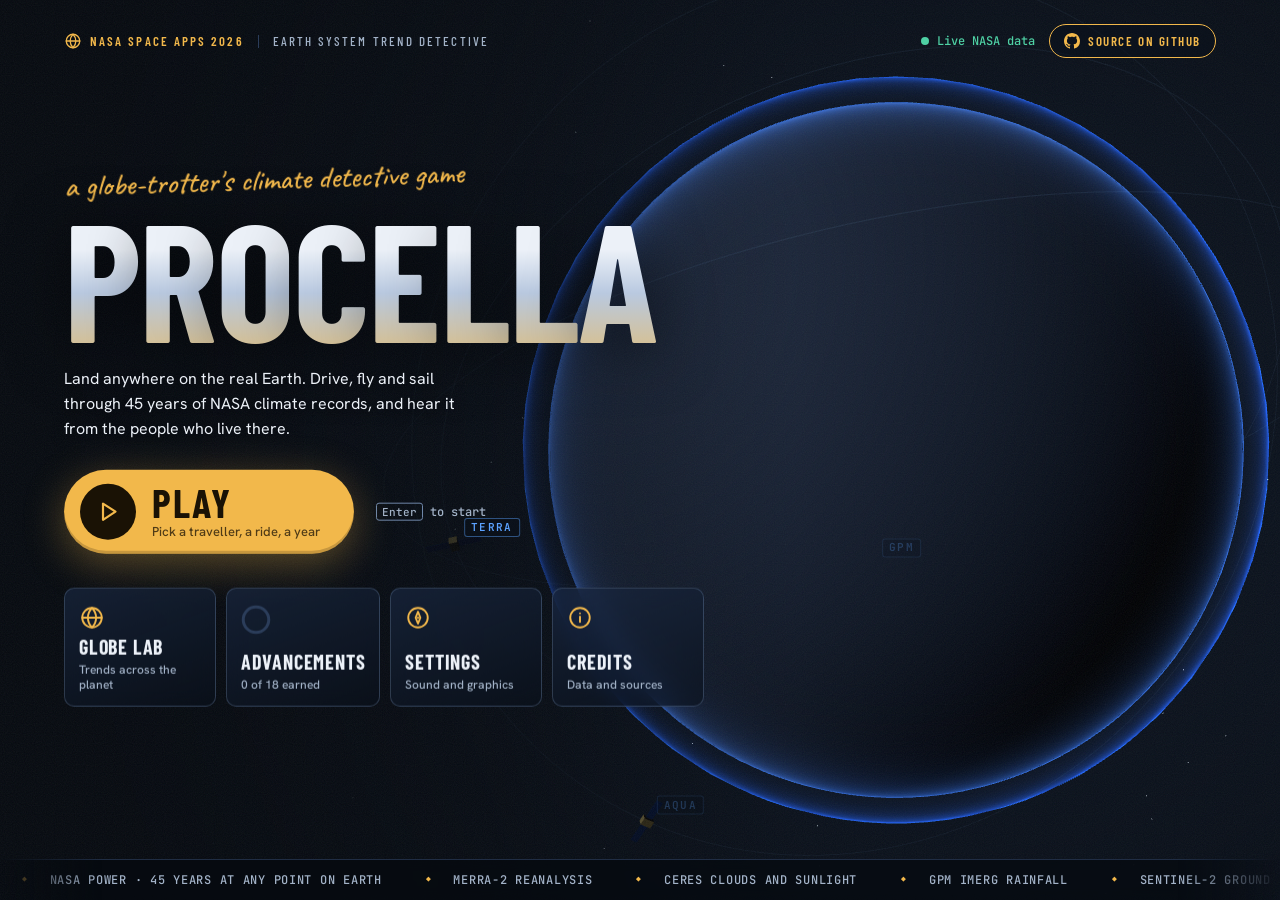
<file: app/index.html>
<!doctype html>
<html lang="en">
<head>
<meta charset="utf-8">
<meta name="viewport" content="width=device-width, initial-scale=1">
<title>Procella</title>
<link rel="icon" href="data:image/svg+xml,%3Csvg xmlns=%27http://www.w3.org/2000/svg%27 viewBox=%270 0 24 24%27%3E%3Ccircle cx=%2712%27 cy=%2712%27 r=%2710%27 fill=%27%230A111C%27 stroke=%27%23F2B84B%27 stroke-width=%272%27/%3E%3Cpath d=%27M12 5l2.5 7-2.5 7-2.5-7z%27 fill=%27%23F2B84B%27/%3E%3C/svg%3E">
<meta name="description" content="A globe-trotter game built on live NASA climate data: travel to any real place and year, meet the people there, and test 45 years of trends.">
<link rel="stylesheet" href="../brand/house-style/components/bundle.css">
<link rel="stylesheet" href="src/ui/tokens.css">
<link rel="stylesheet" href="src/ui/app.css">
<script type="importmap">{ "imports": { "three": "./vendor/three.module.js", "three/addons/": "./vendor/addons/", "ez-tree": "./vendor/ez-tree.es.js" } }</script>
<script src="../brand/house-style/components/bundle.js"></script>
</head>
<body>
<canvas id="gl" aria-label="3D view"></canvas>
<div id="ui"></div>
<noscript>Procella needs JavaScript and WebGL.</noscript>
<script type="module" src="src/main.js"></script>
</body>
</html>
</file>
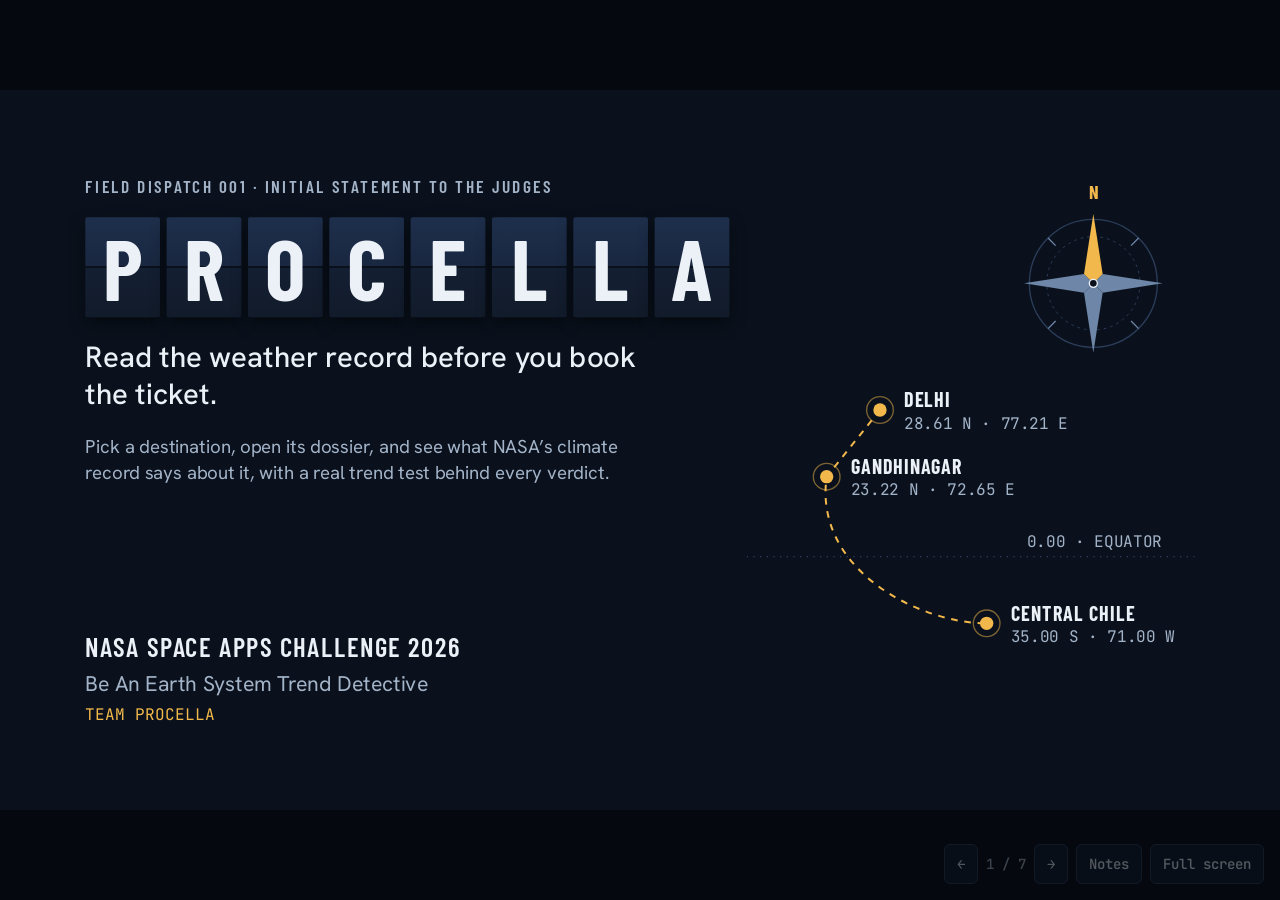
<file: deck/index.html>
<!doctype html>
<html lang="en">
<head>
<meta charset="utf-8">
<meta name="viewport" content="width=device-width, initial-scale=1">
<title>Procella · Initial Statement</title>
<meta name="description" content="Team Procella's 7-slide initial statement for the NASA Space Apps Challenge 2026, Be An Earth System Trend Detective.">
<link rel="icon" href="data:image/svg+xml,%3Csvg xmlns=%27http://www.w3.org/2000/svg%27 viewBox=%270 0 24 24%27%3E%3Ccircle cx=%2712%27 cy=%2712%27 r=%2710%27 fill=%27%230A111C%27 stroke=%27%23F2B84B%27 stroke-width=%272%27/%3E%3Cpath d=%27M12 5l2.5 7-2.5 7-2.5-7z%27 fill=%27%23F2B84B%27/%3E%3C/svg%3E">
<link rel="preconnect" href="https://fonts.googleapis.com">
<link rel="preconnect" href="https://fonts.gstatic.com" crossorigin>
<link rel="stylesheet" href="https://fonts.googleapis.com/css2?family=Barlow+Condensed:wght@500;600;700&family=Hanken+Grotesk:wght@400;500;600;700&family=JetBrains+Mono:wght@400;500;700&display=swap">
<link rel="stylesheet" href="deck.css">
<script src="deck.js" defer></script>
</head>
<body>
<main id="stage" aria-roledescription="slide deck" aria-label="Procella initial statement">
<section id="cover" aria-label="Slide 1 of 7" class="slide cover">
<svg class="cover-map" aria-label="A compass rose and a dashed travel route linking pins at Delhi, Gandhinagar and central Chile, across the equator" width="672" height="720" viewBox="0 0 672 720">
<circle cx="520" cy="150" r="96" fill="none" stroke="#2B3D5A" stroke-width="2"/>
<circle cx="520" cy="150" r="70" fill="none" stroke="#2B3D5A" stroke-width="1.5" stroke-dasharray="4 6"/>
<line x1="576.6" y1="93.4" x2="587.9" y2="82.1" stroke="#6E86A8" stroke-width="2"/>
<line x1="463.4" y1="93.4" x2="452.1" y2="82.1" stroke="#6E86A8" stroke-width="2"/>
<line x1="576.6" y1="206.6" x2="587.9" y2="217.9" stroke="#6E86A8" stroke-width="2"/>
<line x1="463.4" y1="206.6" x2="452.1" y2="217.9" stroke="#6E86A8" stroke-width="2"/>
<polygon points="624,150 534,164 520,150 534,136" fill="#6E86A8"/>
<polygon points="520,254 506,164 520,150 534,164" fill="#6E86A8"/>
<polygon points="416,150 506,136 520,150 506,164" fill="#6E86A8"/>
<polygon points="520,46 534,136 520,150 506,136" fill="#F2B84B"/>
<circle cx="520" cy="150" r="6" fill="#0A111C" stroke="#ECF1F8" stroke-width="2"/>
<line x1="0" y1="560" x2="672" y2="560" stroke="#2B3D5A" stroke-width="2" stroke-dasharray="2 8"/>
<path d="M200 340 L120 440 C100 580 260 660 360 660" fill="none" stroke="#F2B84B" stroke-width="3" stroke-dasharray="10 10"/>
<circle cx="200" cy="340" r="20" fill="none" stroke="#F2B84B" stroke-width="2" opacity="0.5"/>
<circle cx="200" cy="340" r="10" fill="#F2B84B"/>
<circle cx="120" cy="440" r="20" fill="none" stroke="#F2B84B" stroke-width="2" opacity="0.5"/>
<circle cx="120" cy="440" r="10" fill="#F2B84B"/>
<circle cx="360" cy="660" r="20" fill="none" stroke="#F2B84B" stroke-width="2" opacity="0.5"/>
<circle cx="360" cy="660" r="10" fill="#F2B84B"/>
</svg>
<div class="cover-main">
<p class="eyebrow">Field dispatch 001 · Initial statement to the judges</p>
<div class="flap">
<div class="tile" style="--i:0"><p class="tile-ch">P</p></div>
<div class="tile" style="--i:1"><p class="tile-ch">R</p></div>
<div class="tile" style="--i:2"><p class="tile-ch">O</p></div>
<div class="tile" style="--i:3"><p class="tile-ch">C</p></div>
<div class="tile" style="--i:4"><p class="tile-ch">E</p></div>
<div class="tile" style="--i:5"><p class="tile-ch">L</p></div>
<div class="tile" style="--i:6"><p class="tile-ch">L</p></div>
<div class="tile" style="--i:7"><p class="tile-ch">A</p></div>
</div>
<p class="cover-line">Read the weather record before you book the ticket.</p>
<p class="lede" style="width:860px;">Pick a destination, open its dossier, and see what NASA’s climate record says about it, with a real trend test behind every verdict.</p>
</div>
<div class="cover-foot">
<p class="cover-event">NASA Space Apps Challenge 2026</p>
<p class="cover-chal">Be An Earth System Trend Detective</p>
<p class="cover-team">TEAM PROCELLA</p>
</div>
<p class="compass-n">N</p>
<div class="pin-label" style="left:1356px; top:446px; width:420px;"><p class="pin-name">Delhi</p><p class="coord">28.61 N · 77.21 E</p></div>
<div class="pin-label" style="left:1276px; top:546px; width:420px;"><p class="pin-name">Gandhinagar</p><p class="coord">23.22 N · 72.65 E</p></div>
<p class="coord" style="position:absolute; left:1540px; top:662px; width:252px;">0.00 · EQUATOR</p>
<div class="pin-label" style="left:1516px; top:766px; width:276px;"><p class="pin-name">Central Chile</p><p class="coord">35.00 S · 71.00 W</p></div>
<aside>Procella is our answer to Be An Earth System Trend Detective. The idea in one line: read the weather record before you book the ticket. A traveller picks a destination and checks what the climate record says about it, with a real trend test behind every claim. The three pins are places we have already tested: Delhi, our home city Gandhinagar, and central Chile.</aside>
</section>
<section id="challenge" aria-label="Slide 2 of 7" class="slide">
<div class="top">
<p class="eyebrow"><span style="color:#F2B84B">02</span> · Our challenge</p>
<h2 class="head">Pick a variable. Pick a place. Prove the trend.</h2>
</div>
<div class="row">
<div style="width:600px; display:flex; flex-direction:column; gap:26px;">
<p class="body">Earth’s environment changes all the time. When a measurement keeps moving one way, rising or falling, that is a trend. One cause can push a variable up in one region and down in another.</p>
<p class="body">Each answer names four things:</p>
<div class="chips">
<p class="chip">WHAT</p>
<p class="chip">WHERE</p>
<p class="chip">HOW MUCH</p>
<p class="chip">SIGNIFICANT?</p>
</div>
<p class="small"><b style="color:#ECF1F8">Significant</b> is the scientist’s word for “unlikely to be random noise”. The audience: high-school and college students, and curious adults.</p>
</div>
<div class="tags">
<div class="tag" style="--i:0"><div class="tag-hole"></div><p class="tag-k">OBJECTIVE 01</p><h3 class="tag-t">Identify variables worth investigating</h3><p class="tag-d">Temperature, rainfall, soil wetness, sunlight and greenness, each explained in plain words.</p></div>
<div class="tag" style="--i:1"><div class="tag-hole"></div><p class="tag-k">OBJECTIVE 02</p><h3 class="tag-t">Acquire the variable for one region</h3><p class="tag-d">The user picks a place. Most trends are regional.</p></div>
<div class="tag" style="--i:2"><div class="tag-hole"></div><p class="tag-k">OBJECTIVE 03</p><h3 class="tag-t">Build a time series long enough to test</h3><p class="tag-d">Monthly or daily data, ideally 20 years or more, drawn as a chart.</p></div>
<div class="tag" style="--i:3"><div class="tag-hole"></div><p class="tag-k">OBJECTIVE 04</p><h3 class="tag-t">Report a rate and a significance test</h3><p class="tag-d">Sen’s slope gives the rate per year. Mann-Kendall says if it is significant.</p></div>
</div>
</div>
<div class="foot"><p class="foot-t">Procella · Be An Earth System Trend Detective</p><p class="foot-n">02 / 07</p></div>
<aside>The challenge in plain English: let a person pick a variable from an Earth-science mission or model, pick a region, see it change over time, and learn what is changing, where, how much, and whether the change is significant. The brief says a response that does both the visualisation and the analysis meets the full scope. We do both, for every case.</aside>
</section>
<section id="team" aria-label="Slide 3 of 7" class="slide surface">
<div class="top">
<p class="eyebrow"><span style="color:#F2B84B">03</span> · Our team</p>
<h2 class="head">Two people, two lanes, one shared contract.</h2>
</div>
<div class="team">
<div class="dossier" style="--i:0">
<p class="lane">LANE A · DATA AND STATISTICS</p>
<h3 class="name">Partner A</h3>
<ul class="owns">
<li>Stats engine: Mann-Kendall and Sen’s slope</li>
<li>NASA POWER and MODIS data loaders</li>
<li>Snapshot generators and saved snapshots</li>
<li>Tests against pymannkendall fixtures</li>
</ul>
<p class="paths">src/lib/ · scripts/ · tests/ · snapshots/</p>
</div>
<div class="dossier" style="--i:1">
<p class="lane">LANE B · PRODUCT UI</p>
<h3 class="name">Partner B</h3>
<ul class="owns">
<li>Globe, map and the place picker</li>
<li>Chart plates and the dossier layout</li>
<li>Theme, type and the quest flow</li>
<li>Plain-English copy on every screen</li>
</ul>
<p class="paths">src/ui/ · charts · theme · copy</p>
</div>
</div>
<div class="contract">
<p class="contract-k">The contract</p>
<p class="contract-t">Lane A publishes the shared types first (Series, TrendResult, TrustFlags). Lane B builds against mock data until the real modules land. No shared files.</p>
</div>
<div class="foot"><p class="foot-t">Procella · Team Procella</p><p class="foot-n">03 / 07</p></div>
<aside>We split the work into two lanes so we never edit the same files. Lane A owns the data and the statistics. Lane B owns everything the user sees. The contract between them is one types file, published first, so the interface can be built against mock data from hour one.</aside>
</section>
<section id="plan" aria-label="Slide 4 of 7" class="slide">
<div class="top">
<p class="eyebrow"><span style="color:#F2B84B">04</span> · How we plan to solve it</p>
<h2 class="head">A destination dossier for every trip.</h2>
<p class="lede">Read a news lead, pick a destination, open its dossier. The evidence comes first, the story second.</p>
</div>
<div class="plan-row">
<div class="dos">
<div class="dos-head"><p class="dos-k">Destination dossier</p><p class="coord">one grid cell · annual means</p></div>
<div class="steps">
<p class="step-k"><span style="color:#A3B3C8">01</span> Chart plate</p><p class="step-d">The raw series first, then the Sen’s slope line. Units and source on every plate.</p>
<p class="step-k"><span style="color:#A3B3C8">02</span> Rate</p><p class="step-d">Sen’s slope: how far the value moves per year, in its own units.</p>
<p class="step-k"><span style="color:#A3B3C8">03</span> Verdict</p><p class="step-d">The Mann-Kendall test, read as one of three honest stamps.</p>
<div class="seals">
<div class="seal"><div class="stamp s-det"><svg class="stamp-icon" viewBox="0 0 24 24" fill="none" stroke="currentColor" stroke-width="3" stroke-linecap="round" stroke-linejoin="round" aria-hidden="true"><path d="M4 12.5l5 5L20 6.5"/></svg><p class="stamp-w">Detected</p></div><p class="seal-d">p below 0.05</p></div>
<div class="seal"><div class="stamp s-null"><div class="flatbar"></div><p class="stamp-w">Not detectable yet</p></div><p class="seal-d">p of 0.05 or more; a longer record may change it</p></div>
<div class="seal"><div class="stamp s-short"><svg class="stamp-icon" viewBox="0 0 24 24" fill="none" stroke="currentColor" stroke-width="2.5" stroke-linecap="round" aria-hidden="true"><circle cx="12" cy="12" r="9"/><path d="M12 7v5l3 2"/></svg><p class="stamp-w">Too short to judge</p></div><p class="seal-d">fewer than 15 years of data</p></div>
</div>
<p class="step-k"><span style="color:#A3B3C8">04</span> Trust check</p><p class="step-d">Re-run from other start years. If the verdict flips, the dossier says so.</p>
<p class="step-k"><span style="color:#A3B3C8">05</span> The story</p><p class="step-d">A fixed template writes the plain-English verdict from the computed numbers.</p>
</div>
</div>
<div class="quests">
<p class="quests-k">Quests, one per objective</p>
<div class="quest"><p class="quest-t">1 · Pick your suspect</p><p class="quest-o">Objective 1: identify a variable</p></div>
<div class="quest"><p class="quest-t">2 · Place the pin</p><p class="quest-o">Objective 2: acquire it for a region</p></div>
<div class="quest"><p class="quest-t">3 · Draw the line first</p><p class="quest-o">Objective 3: build and see the series</p></div>
<div class="quest"><p class="quest-t">4 · Run the test</p><p class="quest-o">Objective 4: rate and significance</p></div>
<div class="quest"><p class="quest-t">Finale · Twin Case</p><p class="quest-o">One variable, opposite trends in two places</p></div>
</div>
</div>
<div class="foot"><p class="foot-t">Procella · Method: Mann-Kendall, Sen’s slope</p><p class="foot-n">04 / 07</p></div>
<aside>Every destination gets a dossier. The data comes first: a chart plate with the raw series, then the rate per year from Sen’s slope, then a Mann-Kendall verdict with three honest states. Detected means p below 0.05. Not detectable yet means no significant trend at this record length. Too short to judge means fewer than 15 years. A trust check re-runs the test from other start years, because some verdicts flip. Only then does a fixed template write the story, so nothing is invented. Each quest maps to one challenge objective, and the finale is the Twin Case: the same variable trending in opposite directions in two places. We claim opposite only when both confidence intervals exclude zero.</aside>
</section>
<section id="roadmap" aria-label="Slide 5 of 7" class="slide surface">
<div class="top">
<p class="eyebrow"><span style="color:#F2B84B">05</span> · Roadmap and approach</p>
<h2 class="head">Four stops from a variable to a verdict.</h2>
</div>
<div class="route">
<div class="stop" style="--i:0"><div class="stop-head"><span class="pin" aria-hidden="true"></span><h3 class="stop-t">1 Variable</h3></div><p class="stop-d">MERRA-2, GPM IMERG or MODIS. Preview it in Giovanni with an Earthdata Login.</p><p class="chip-shut">Manual step</p></div>
<div class="leg"></div>
<div class="stop" style="--i:1"><div class="stop-head"><span class="pin" aria-hidden="true"></span><h3 class="stop-t">2 Region</h3></div><p class="stop-d">One lat/lon, snapped to one MERRA-2 grid cell of about 0.5 × 0.625°.</p><p class="chip-open">Done · NASA POWER</p></div>
<div class="leg"></div>
<div class="stop" style="--i:2"><div class="stop-head"><span class="pin" aria-hidden="true"></span><h3 class="stop-t">3 Series</h3></div><p class="stop-d">Annual means from NASA POWER, 1981 to 2025: 45 years.</p><p class="chip-open">Done</p></div>
<div class="leg"></div>
<div class="stop" style="--i:3"><div class="stop-head"><span class="pin" aria-hidden="true"></span><h3 class="stop-t">4 Test</h3></div><p class="stop-d">Mann-Kendall for significance, Sen’s slope for the rate, OLS as a cross-check.</p><p class="chip-open">Done · verified</p></div>
</div>
<div class="lower">
<div class="board">
<p class="eyebrow">Build order</p>
<div class="dep"><p class="dep-n">01</p><p class="dep-t">Scaffold the site and deploy a hello-world page to prove hosting</p></div>
<div class="dep"><p class="dep-n">02</p><p class="dep-t">NASA POWER loader: annual key 13, −999 gaps, per-variable start years</p></div>
<div class="dep"><p class="dep-n">03</p><p class="dep-t">Stats engine with pymannkendall fixtures; tests green before UI polish</p></div>
<div class="dep"><p class="dep-n">04</p><p class="dep-t">Snapshot generator and the Live or Cached badge; unplug wifi and verify</p></div>
<div class="dep"><p class="dep-n">05</p><p class="dep-t">Guided flow, plain-English glossary, place picker</p></div>
<div class="dep"><p class="dep-n">06</p><p class="dep-t">Dossier verdict, trust check, Twin Case</p></div>
<div class="dep"><p class="dep-n">07</p><p class="dep-t">Two scripted demos, mobile check, redeploy, backup recording</p></div>
</div>
<div class="deadline">
<p class="eyebrow">Final call · submit for judging</p>
<div class="mini-flap">
<div class="mtile"><p class="mtile-ch">1</p></div>
<div class="mtile"><p class="mtile-ch">5</p></div>
<div class="mtile-gap"></div>
<div class="mtile"><p class="mtile-ch">N</p></div>
<div class="mtile"><p class="mtile-ch">O</p></div>
<div class="mtile"><p class="mtile-ch">V</p></div>
</div>
<p class="dl-t">Sunday 15 Nov 2026, 11:59 pm</p>
<p class="small">Local time of our Local Event. The last save counts.</p>
</div>
</div>
<div class="foot"><p class="foot-t">Procella · Steps 2 to 4 already run on live data</p><p class="foot-n">05 / 07</p></div>
<aside>The approach is the four steps the challenge expects. One: pick a variable and preview it in Giovanni, which needs an Earthdata Login. Two: pick a region, which snaps to one MERRA-2 grid cell. Three: pull a long series, here annual means from 1981 to 2025. Four: test it with Mann-Kendall and report the rate with Sen’s slope. Steps two to four already run, and our results match pymannkendall. The build order puts data and tests before polish. The deadline is Sunday 15 November 2026 at 11:59 pm local time.</aside>
</section>
<section id="datasets" aria-label="Slide 6 of 7" class="slide">
<div class="top">
<p class="eyebrow"><span style="color:#F2B84B">06</span> · Datasets and how we use them</p>
<h2 class="head">Open routes we verified, and the ones that stay closed.</h2>
</div>
<div class="src-grid">
<div class="src" style="--i:0"><p class="src-tag">MERRA-2 · NASA POWER</p><h3 class="src-t">Heat, rain, soil, humidity</h3><p class="src-d">T2M, PRECTOTCORR, GWETROOT and RH2M, from 1981.</p><p class="chip-open">Open · live call</p></div>
<div class="src" style="--i:1"><p class="src-tag">SRB + CERES SYN1deg · POWER</p><h3 class="src-t">Sunlight, cloud, haze</h3><p class="src-d">Sunlight from 1984, haze from 2001. Spliced near 2000, so we test each half.</p><p class="chip-open">Open · live call</p></div>
<div class="src" style="--i:2"><p class="src-tag">GPM IMERG daily · POWER</p><h3 class="src-t">Satellite rainfall</h3><p class="src-d">From 1998. Annual means need 360 or more valid days. Cross-checks MERRA-2 rain.</p><p class="chip-open">Open · daily only</p></div>
<div class="src" style="--i:3"><p class="src-tag">MODIS NDVI · ORNL DAAC</p><h3 class="src-t">Greenness</h3><p class="src-d">MOD13Q1 from 2001. 8 to 59 s per 10-date call, so it ships as a snapshot.</p><p class="chip-open">Open · snapshot only</p></div>
<div class="src shut" style="--i:4"><p class="src-tag">GIOVANNI</p><h3 class="src-t">Our reference tool</h3><p class="src-d">Preview a variable over a box, download the CSV, run the same test.</p><p class="chip-shut">Needs Earthdata Login</p></div>
<div class="src shut" style="--i:5"><p class="src-tag">AIRS · OMI · GLDAS</p><h3 class="src-t">No open route</h3><p class="src-d">We found no open data route for these. The app says so and points to Giovanni.</p><p class="chip-shut">Login only</p></div>
</div>
<div class="fallback">
<p class="fb-k">Never a blank chart</p>
<p class="fb-t">Live NASA POWER call with an 8 s timeout, then the saved copy, then a committed snapshot. A badge always says which: “Live NASA POWER” or “Cached snapshot (date)”.</p>
</div>
<div class="foot"><p class="foot-t">Data: NASA POWER · ORNL DAAC MODIS · Giovanni as reference</p><p class="foot-n">06 / 07</p></div>
<aside>Everything the app shows comes through open routes we tested this weekend. NASA POWER serves MERRA-2 fields, the GEWEX SRB and CERES SYN1deg radiation record, and GPM IMERG rainfall at daily resolution. The sunlight record is spliced from two products around 2000, so we check every sunlight result in each product alone. ORNL DAAC serves MODIS greenness, but it takes 8 to 59 seconds per call, so we ship it as a snapshot. Giovanni is our reference tool and needs an Earthdata Login. AIRS, OMI and GLDAS have no open data route we could verify, and the app says so plainly. Every live call falls back to a snapshot, and a badge tells the user which one they are looking at.</aside>
</section>
<section id="findings" aria-label="Slide 7 of 7" class="slide">
<div style="display:flex; justify-content:space-between; align-items:flex-end; gap:48px;">
<div class="top">
<p class="eyebrow"><span style="color:#F2B84B">07</span> · What we found already</p>
<h2 class="head">It already works on real NASA data.</h2>
</div>
<p class="close-t" style="width:440px; text-align:right;">Next stop: the live dossier, Sun 15 Nov 2026</p>
</div>
<div class="plates">
<div class="plate" style="width:980px; --i:0">
<p class="plate-k">Chart plate · Rainfall · MERRA-2 PRECTOTCORR · mm/day</p>
<h3 class="plate-t">Gandhinagar 23.22 N · 72.65 E, annual means 1981 to 2025</h3>
<div class="chart" style="width:920px; height:252px;">
<svg aria-label="Gandhinagar annual mean rainfall from 1981 to 2025, between 0.65 and 3.16 millimetres per day, with a dashed Sen's slope line rising from about 1.5 to 2.4" style="position:absolute; left:64px; top:0px;" width="856" height="216" viewBox="0 0 856 216">
<line x1="0" y1="173.3" x2="856" y2="173.3" stroke="#CFCBBB" stroke-width="1.5"/>
<line x1="0" y1="108" x2="856" y2="108" stroke="#CFCBBB" stroke-width="1.5"/>
<line x1="0" y1="42.7" x2="856" y2="42.7" stroke="#CFCBBB" stroke-width="1.5"/>
<line x1="0" y1="206" x2="856" y2="206" stroke="#4D5A6B" stroke-width="2"/>
<polyline fill="none" stroke="#131D2B" stroke-width="1.5" opacity="0.35" points="10.0,72.7 29.0,93.6 48.0,126.3 67.0,138.7 86.0,152.4 105.0,175.9 124.0,196.2 143.0,123.0 162.0,145.2 181.0,111.3 200.0,157.0 219.0,147.2 238.0,132.2 257.0,32.2 276.0,173.3 295.0,118.5 314.0,57.7 333.0,102.8 352.0,159.6 371.0,140.7 390.0,153.1 409.0,173.3 428.0,79.3 447.0,102.1 466.0,66.2 485.0,62.3 504.0,53.8 523.0,127.6 542.0,134.8 561.0,32.9 580.0,109.3 599.0,141.3 618.0,59.7 637.0,100.2 656.0,121.1 675.0,140.0 694.0,84.5 713.0,153.1 732.0,63.6 751.0,63.6 770.0,111.9 789.0,98.2 808.0,74.0 827.0,60.3 846.0,42.7"/>
<g fill="#06705F"><circle cx="10.0" cy="72.7" r="5"/><circle cx="29.0" cy="93.6" r="5"/><circle cx="48.0" cy="126.3" r="5"/><circle cx="67.0" cy="138.7" r="5"/><circle cx="86.0" cy="152.4" r="5"/><circle cx="105.0" cy="175.9" r="5"/><circle cx="124.0" cy="196.2" r="5"/><circle cx="143.0" cy="123.0" r="5"/><circle cx="162.0" cy="145.2" r="5"/><circle cx="181.0" cy="111.3" r="5"/><circle cx="200.0" cy="157.0" r="5"/><circle cx="219.0" cy="147.2" r="5"/><circle cx="238.0" cy="132.2" r="5"/><circle cx="257.0" cy="32.2" r="5"/><circle cx="276.0" cy="173.3" r="5"/><circle cx="295.0" cy="118.5" r="5"/><circle cx="314.0" cy="57.7" r="5"/><circle cx="333.0" cy="102.8" r="5"/><circle cx="352.0" cy="159.6" r="5"/><circle cx="371.0" cy="140.7" r="5"/><circle cx="390.0" cy="153.1" r="5"/><circle cx="409.0" cy="173.3" r="5"/><circle cx="428.0" cy="79.3" r="5"/><circle cx="447.0" cy="102.1" r="5"/><circle cx="466.0" cy="66.2" r="5"/><circle cx="485.0" cy="62.3" r="5"/><circle cx="504.0" cy="53.8" r="5"/><circle cx="523.0" cy="127.6" r="5"/><circle cx="542.0" cy="134.8" r="5"/><circle cx="561.0" cy="32.9" r="5"/><circle cx="580.0" cy="109.3" r="5"/><circle cx="599.0" cy="141.3" r="5"/><circle cx="618.0" cy="59.7" r="5"/><circle cx="637.0" cy="100.2" r="5"/><circle cx="656.0" cy="121.1" r="5"/><circle cx="675.0" cy="140.0" r="5"/><circle cx="694.0" cy="84.5" r="5"/><circle cx="713.0" cy="153.1" r="5"/><circle cx="732.0" cy="63.6" r="5"/><circle cx="751.0" cy="63.6" r="5"/><circle cx="770.0" cy="111.9" r="5"/><circle cx="789.0" cy="98.2" r="5"/><circle cx="808.0" cy="74.0" r="5"/><circle cx="827.0" cy="60.3" r="5"/><circle cx="846.0" cy="42.7" r="5"/></g>
<line x1="10" y1="142.2" x2="846" y2="81.8" stroke="#131D2B" stroke-width="3" stroke-dasharray="12 8"/>
</svg>
<p class="tick" style="left:0px; top:27px; width:52px; text-align:right;">3</p>
<p class="tick" style="left:0px; top:92px; width:52px; text-align:right;">2</p>
<p class="tick" style="left:0px; top:157px; width:52px; text-align:right;">1</p>
<p class="tick" style="left:42px; top:220px; width:64px; text-align:center;">1981</p>
<p class="tick" style="left:213px; top:220px; width:64px; text-align:center;">1990</p>
<p class="tick" style="left:403px; top:220px; width:64px; text-align:center;">2000</p>
<p class="tick" style="left:593px; top:220px; width:64px; text-align:center;">2010</p>
<p class="tick" style="left:848px; top:220px; width:72px; text-align:right;">2025</p>
</div>
<div class="stat-row"><div class="stamp p-det"><svg class="stamp-icon" viewBox="0 0 24 24" fill="none" stroke="currentColor" stroke-width="3" stroke-linecap="round" stroke-linejoin="round" aria-hidden="true"><path d="M4 12.5l5 5L20 6.5"/></svg><p class="stamp-w">Detected</p></div><p class="stat">+0.0210 mm/day per year · p = 0.0083 · n = 45</p></div>
<p class="plate-k">Start-year check: same cell, later start, end 2025</p>
<div class="strip">
<div class="cell"><p class="cell-y">1981 · p 0.0083</p><p class="cell-det">Detected</p></div>
<div class="cell"><p class="cell-y">1990 · p 0.031</p><p class="cell-det">Detected</p></div>
<div class="cell"><p class="cell-y">2000 · p 0.085</p><p class="cell-null">Not detectable yet</p></div>
<div class="cell"><p class="cell-y">2005 · p 0.672</p><p class="cell-null">Not detectable yet</p></div>
</div>
</div>
<div class="plate" style="flex:1; --i:1">
<p class="plate-k">Twin case · Sunlight · 1984 to 2025</p>
<h3 class="plate-t">Delhi dims, central Chile brightens</h3>
<div class="chart" style="width:592px; height:206px;">
<svg aria-label="Sen's slope of surface sunlight, 1984 to 2025: Delhi minus 0.061, central Chile plus 0.044 megajoules per square metre per day per year" style="position:absolute; left:0px; top:0px;" width="592" height="206" viewBox="0 0 592 206">
<line x1="186" y1="0" x2="186" y2="176" stroke="#CFCBBB" stroke-width="1.5" stroke-dasharray="4 6"/>
<line x1="406" y1="0" x2="406" y2="176" stroke="#CFCBBB" stroke-width="1.5" stroke-dasharray="4 6"/>
<rect x="128.25" y="24" width="167.75" height="60" fill="#1F5FCF"/>
<rect x="296" y="116" width="121" height="60" fill="#B03212"/>
<line x1="296" y1="0" x2="296" y2="180" stroke="#131D2B" stroke-width="2.5"/>
</svg>
<p class="bar-v v-cool" style="left:0px; top:34px; width:120px; text-align:right;">−0.061</p>
<p class="bar-name" style="left:312px; top:36px; width:200px;">Delhi</p>
<p class="bar-name" style="left:40px; top:128px; width:240px; text-align:right;">Central Chile</p>
<p class="bar-v v-warm" style="left:430px; top:126px; width:150px;">+0.044</p>
<p class="tick" style="left:141px; top:176px; width:90px; text-align:center;">−0.04</p>
<p class="tick" style="left:276px; top:176px; width:40px; text-align:center;">0</p>
<p class="tick" style="left:361px; top:176px; width:90px; text-align:center;">+0.04</p>
</div>
<p class="stat">MJ/m²/day per year · Sen’s slope · n = 42</p>
<div class="stat-row"><div class="stamp p-det"><svg class="stamp-icon" viewBox="0 0 24 24" fill="none" stroke="currentColor" stroke-width="3" stroke-linecap="round" stroke-linejoin="round" aria-hidden="true"><path d="M4 12.5l5 5L20 6.5"/></svg><p class="stamp-w">Detected</p></div><p class="stat">Delhi · p = 2.1e-11</p></div>
<div class="stat-row"><div class="stamp p-det"><svg class="stamp-icon" viewBox="0 0 24 24" fill="none" stroke="currentColor" stroke-width="3" stroke-linecap="round" stroke-linejoin="round" aria-hidden="true"><path d="M4 12.5l5 5L20 6.5"/></svg><p class="stamp-w">Detected</p></div><p class="stat">Central Chile · p = 8.0e-5</p></div>
<p class="plate-cap">GEWEX SRB and CERES SYN1deg each give the same signs on their own.</p>
</div>
</div>
<div class="foot"><p class="foot-t">Data: NASA POWER (MERRA-2, GEWEX SRB, CERES SYN1deg) · Team Procella</p><p class="foot-n">07 / 07</p></div>
<aside>This is real output, computed this weekend from NASA POWER. Left: Gandhinagar rainfall, annual means 1981 to 2025. Sen’s slope is plus 0.0210 millimetres per day per year, Mann-Kendall p equals 0.0083, so the verdict is Detected. Now the trust check: start in 1990 and it is still detected, start in 2000 or 2005 and it becomes not detectable yet. That flip is why every dossier shows its start-year check. Right: our Twin Case. Surface sunlight from 1984 to 2025 falls at Delhi by 0.061 megajoules per square metre per day each year and rises in central Chile by 0.044. Both are detected, with p values of 2.1e-11 and 8.0e-5, and the two products behind the record, GEWEX SRB before 2000 and CERES SYN1deg after, each give the same signs on their own. Next stop: the live dossier, submitted by Sunday 15 November 2026.</aside>
</section>
</main>
<nav class="ctl" aria-label="Slide controls"><button id="prev" aria-label="Previous slide">&#8592;</button><span id="count" aria-live="polite">1 / 7</span><button id="next" aria-label="Next slide">&#8594;</button><button id="notes" aria-pressed="false">Notes</button><button id="full">Full screen</button></nav>
<div id="note" class="note" hidden></div>
<noscript><style>.slide{display:flex!important;position:relative;margin:0 auto 24px;transform:none}</style></noscript>
</body>
</html>
</file>
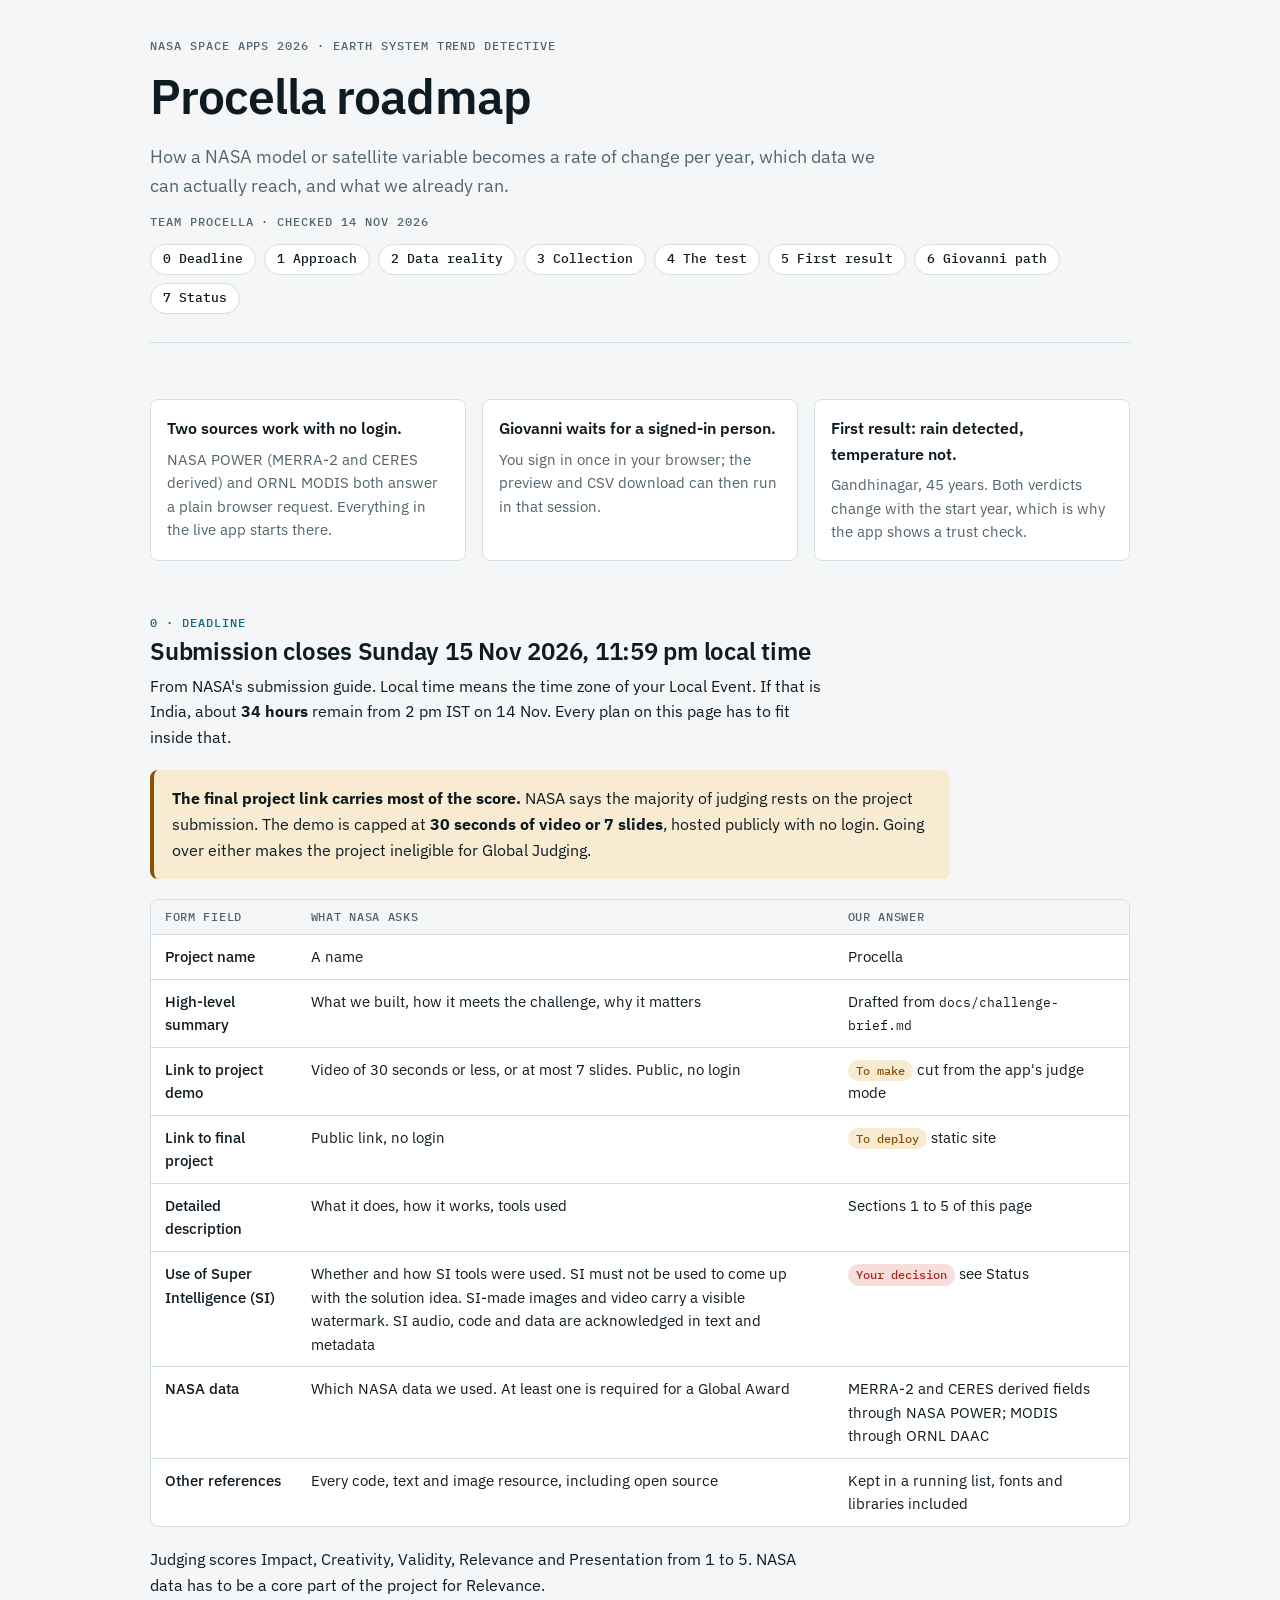
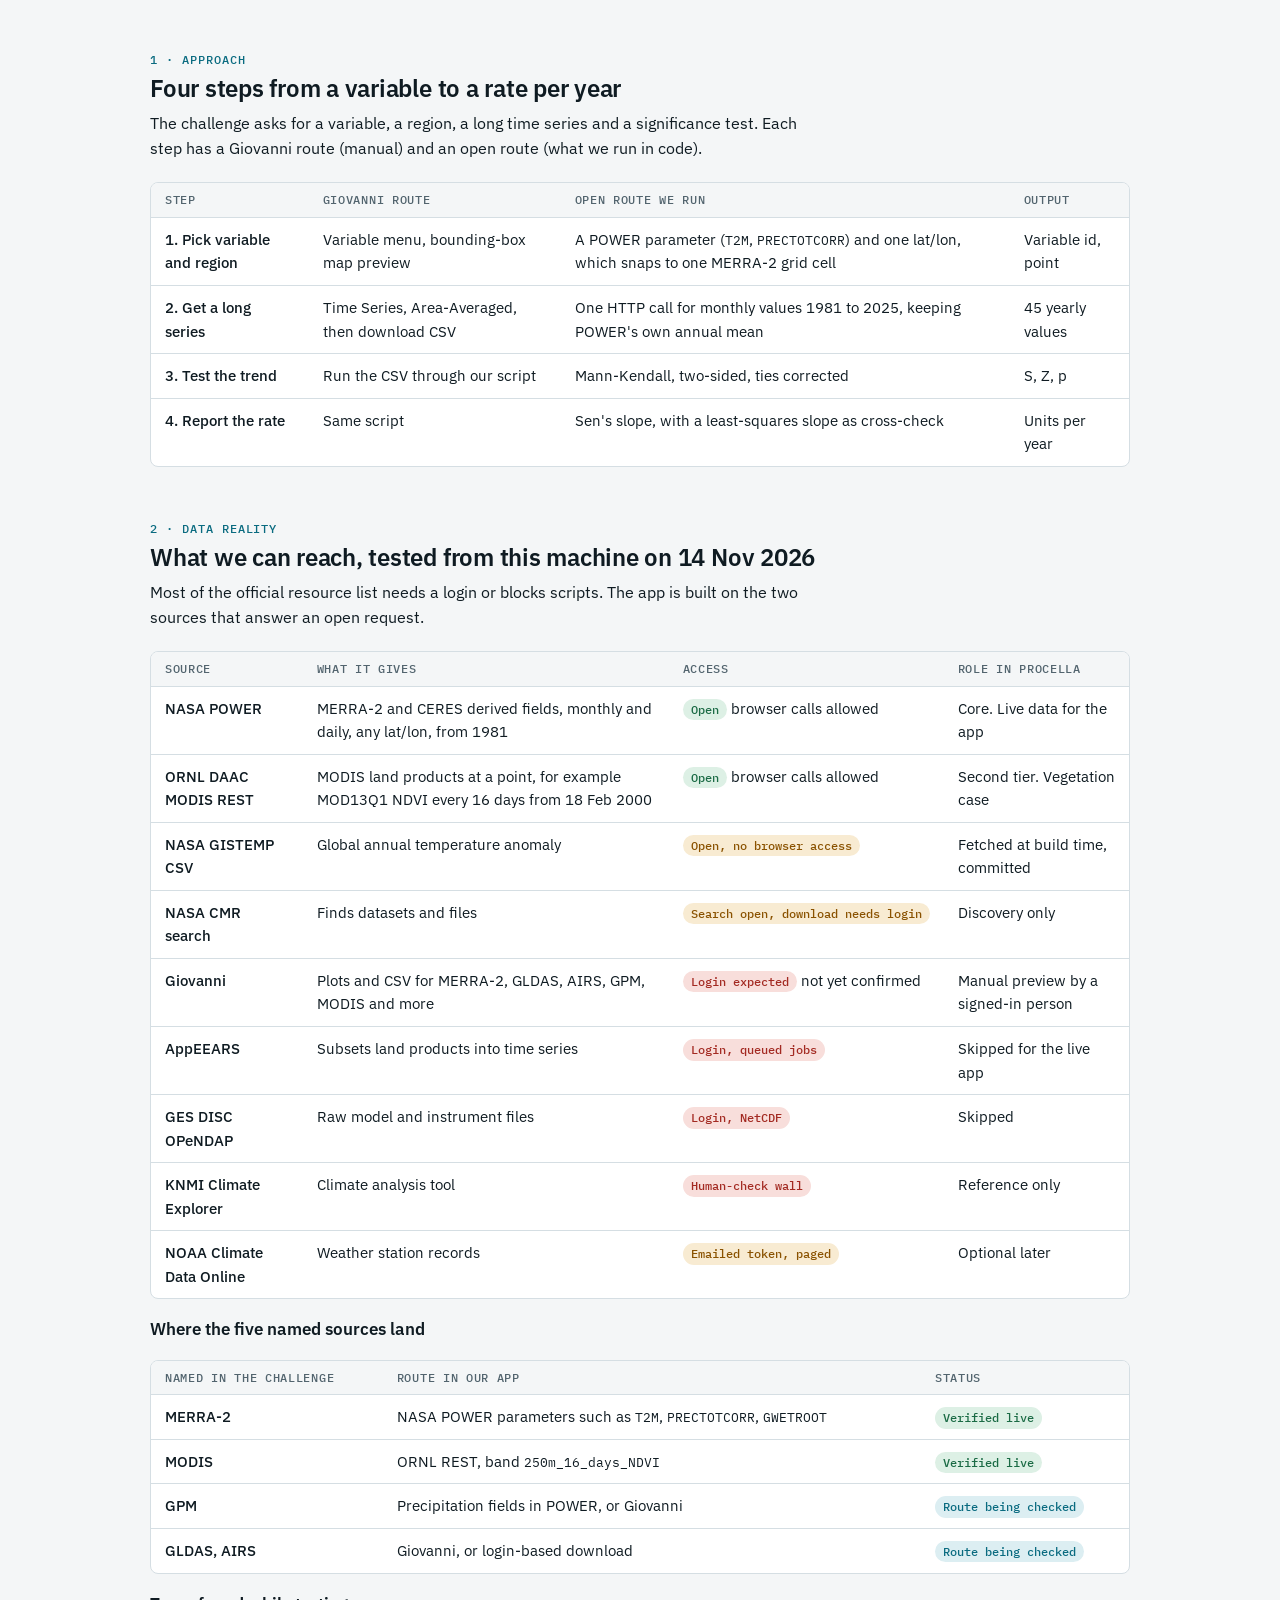
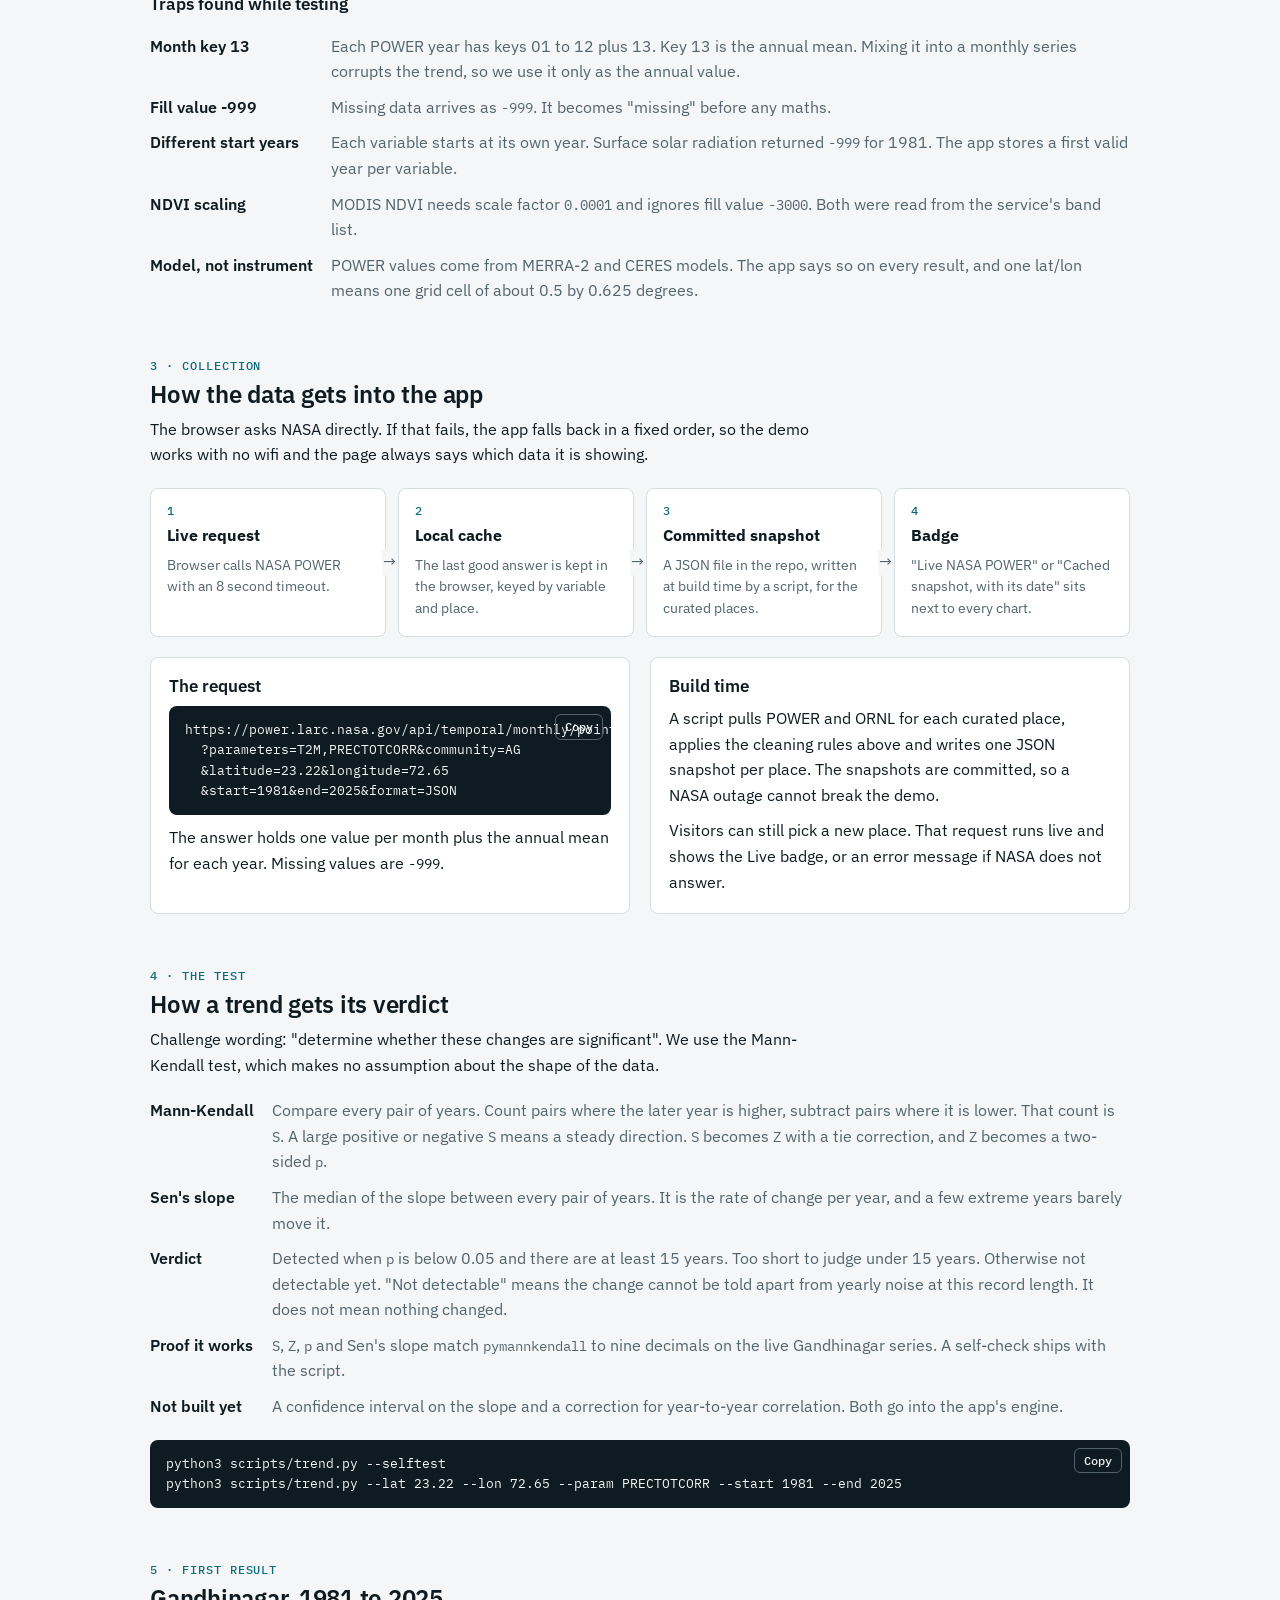
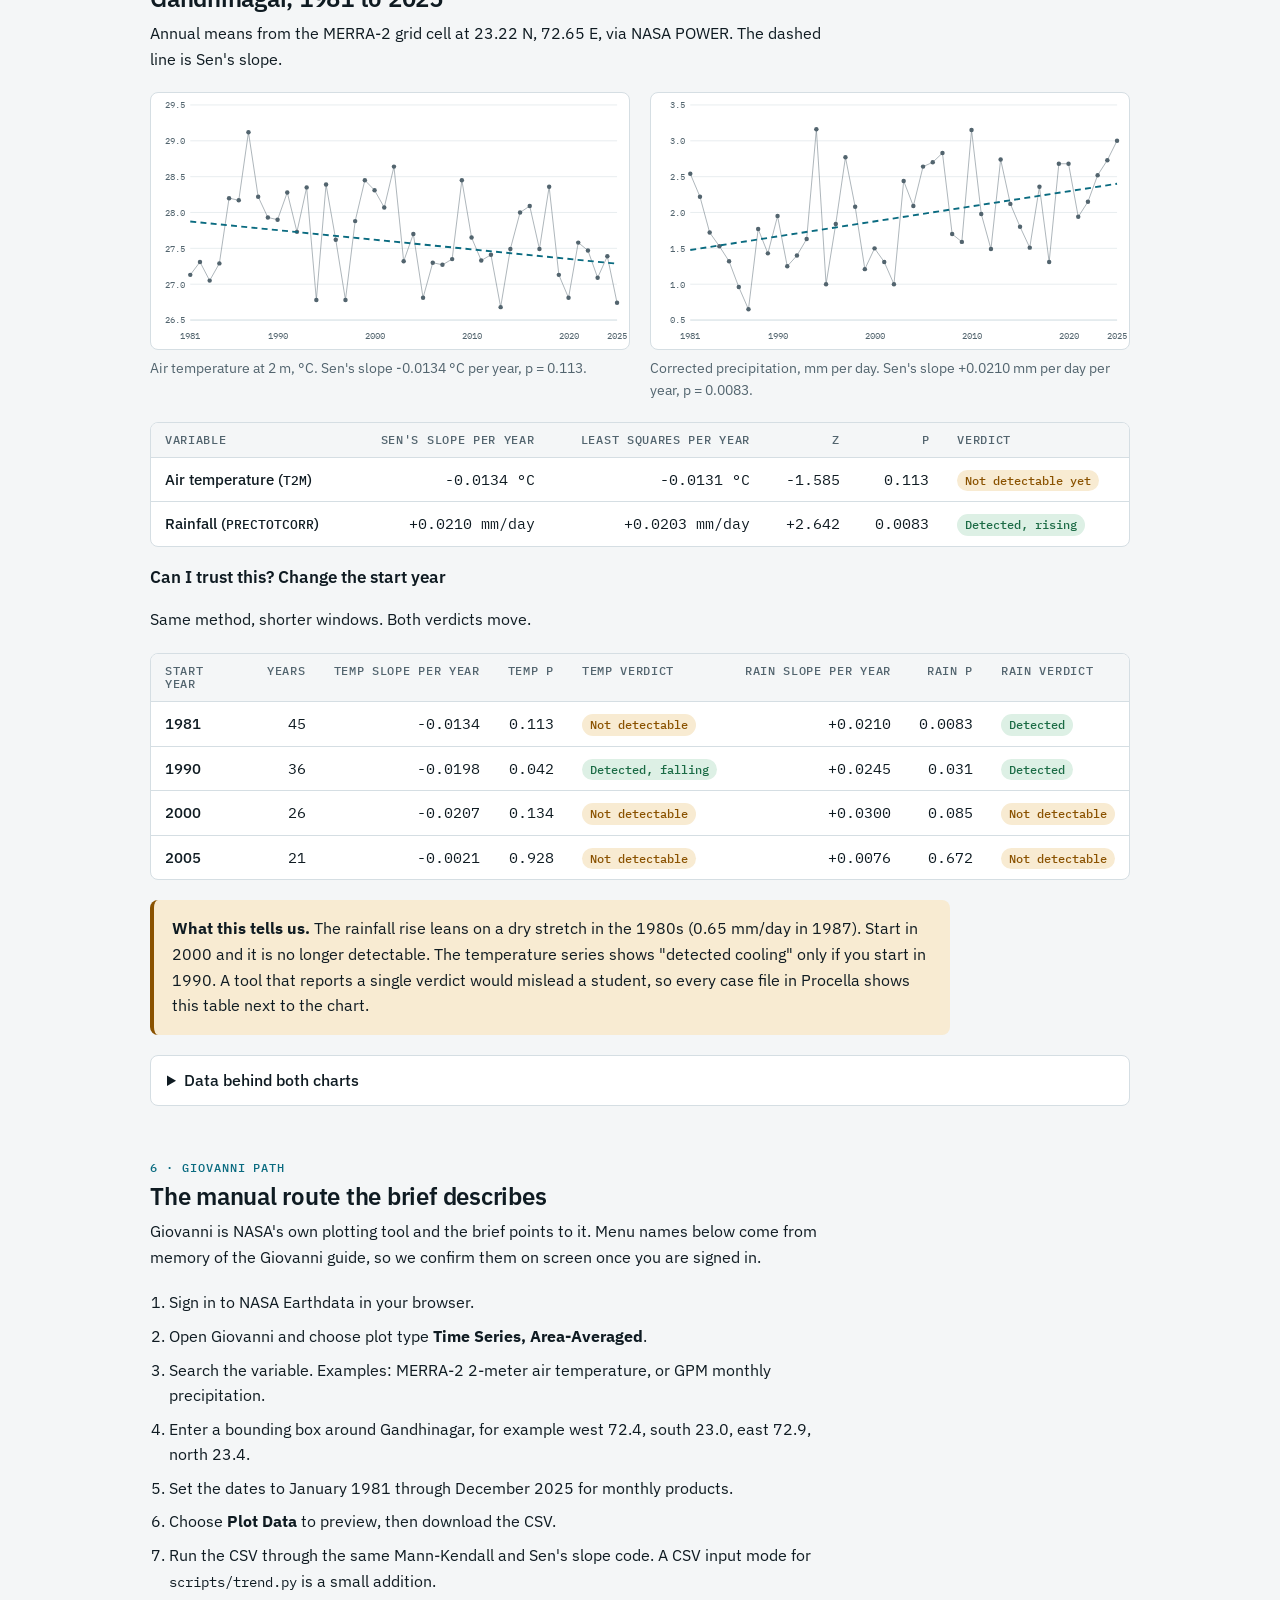
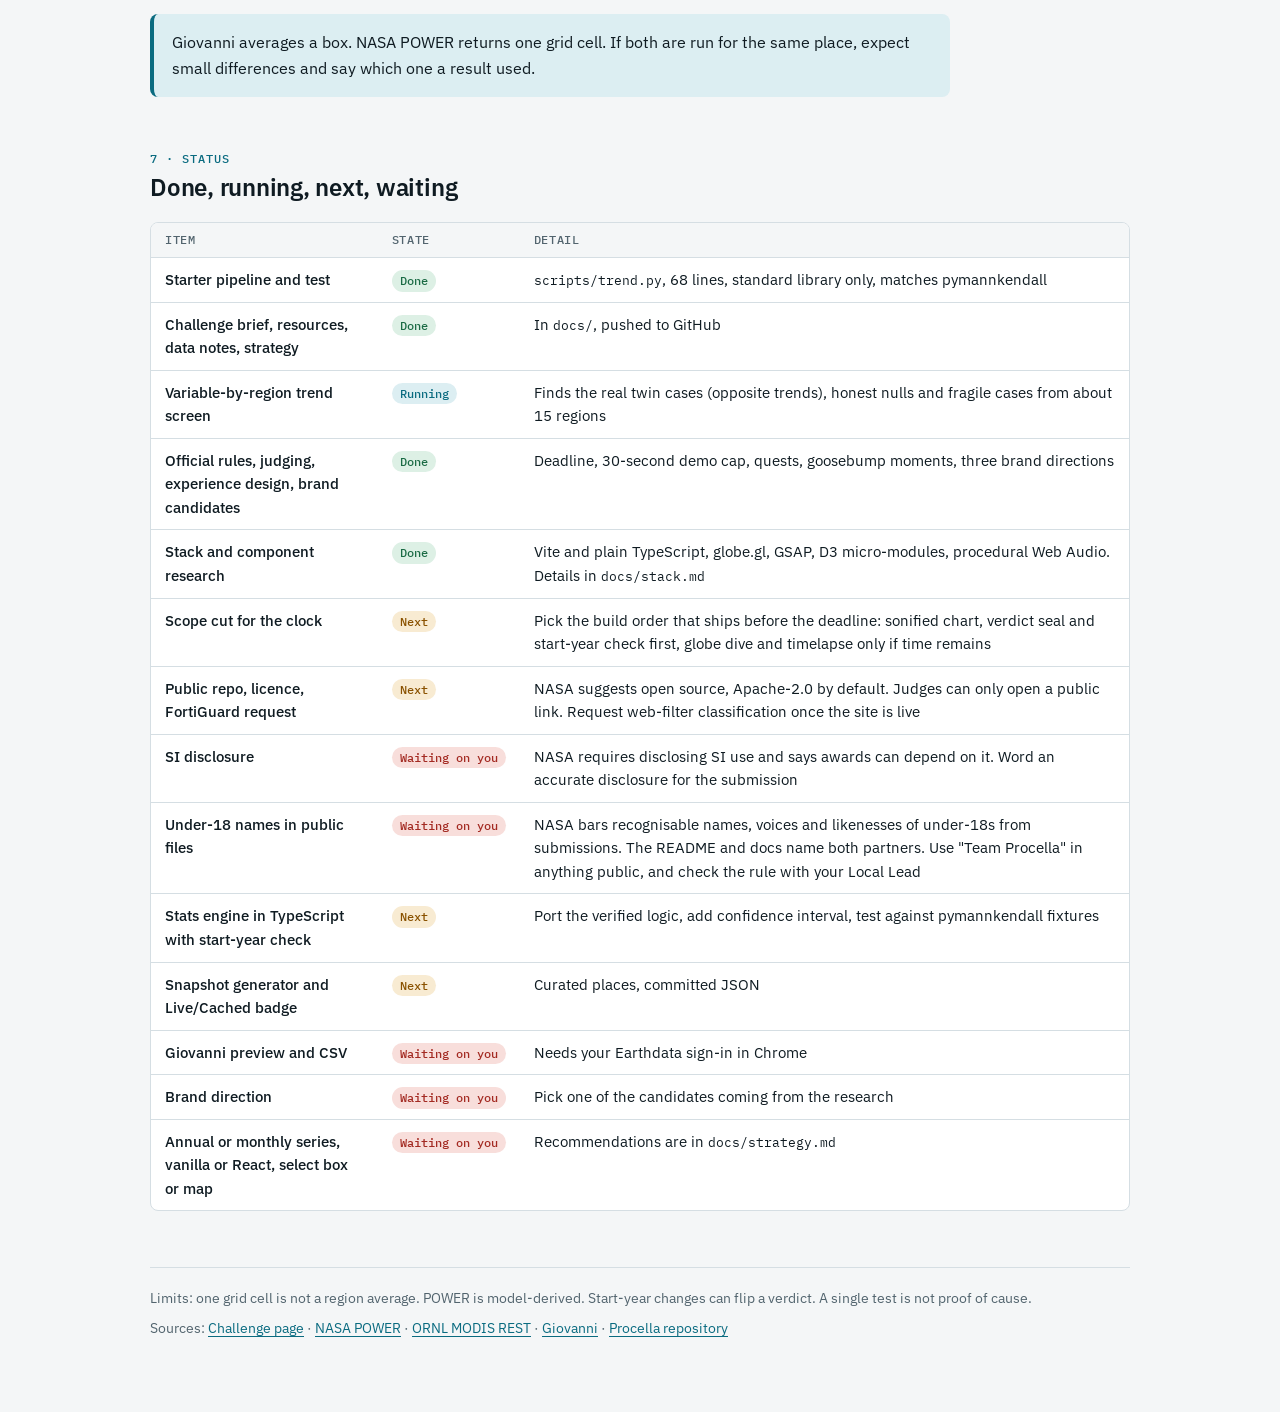
<file: docs/roadmap.html>
<!doctype html>
<html lang="en">
<meta charset="utf-8">
<meta name="viewport" content="width=device-width, initial-scale=1, viewport-fit=cover">
<title>Procella Roadmap</title>
<link rel="preconnect" href="https://fonts.googleapis.com">
<link rel="stylesheet" href="https://fonts.googleapis.com/css2?family=IBM+Plex+Mono:wght@400;500&family=IBM+Plex+Sans:wght@400;500;600&display=swap">
<style>
/* Layout: one reading column with a data-sheet feel. Sections are numbered because the approach is a real sequence.
   Interim documentation styling. The Procella house brand replaces this once it exists. */
:root {
  --bg: #F4F6F7; --surface: #FFFFFF; --ink: #0F1B22; --muted: #52646E; --line: #D5DEE3;
  --accent: #0A6B80; --accent-soft: #DCEEF2;
  --ok: #1B6B45; --ok-soft: #DDF0E5; --warn: #8A5200; --warn-soft: #F8EBD2; --bad: #A32A22; --bad-soft: #F8DEDB;
  --font-body: "IBM Plex Sans", system-ui, -apple-system, "Segoe UI", sans-serif;
  --font-mono: "IBM Plex Mono", ui-monospace, "SF Mono", Menlo, Consolas, monospace;
}
@media (prefers-color-scheme: dark) { :root:not([data-theme="light"]) {
  --bg: #0B1216; --surface: #121C22; --ink: #E4EDF0; --muted: #93A6AF; --line: #253640;
  --accent: #55B8CE; --accent-soft: #123039;
  --ok: #6FCB95; --ok-soft: #12301F; --warn: #E3A650; --warn-soft: #342610; --bad: #F2847C; --bad-soft: #3A1815; color-scheme: dark; } }
:root[data-theme="dark"] {
  --bg: #0B1216; --surface: #121C22; --ink: #E4EDF0; --muted: #93A6AF; --line: #253640;
  --accent: #55B8CE; --accent-soft: #123039;
  --ok: #6FCB95; --ok-soft: #12301F; --warn: #E3A650; --warn-soft: #342610; --bad: #F2847C; --bad-soft: #3A1815; color-scheme: dark; }

* { box-sizing: border-box; }
body { background: var(--bg); color: var(--ink); font: 400 16px/1.6 var(--font-body);
  padding-block: 32px 64px; padding-left: max(16px, env(safe-area-inset-left, 0px)); padding-right: max(16px, env(safe-area-inset-right, 0px)); }
.wrap { max-width: 980px; margin: 0 auto; display: flex; flex-direction: column; gap: 56px; }
h1, h2, h3 { margin: 0; line-height: 1.2; text-wrap: balance; }
h1 { font-size: clamp(2rem, 5vw, 3rem); font-weight: 600; letter-spacing: -0.02em; }
h2 { font-size: 1.5rem; font-weight: 600; letter-spacing: -0.01em; }
h3 { font-size: 1.05rem; font-weight: 600; }
p { margin: 0; max-width: 68ch; }
a { color: var(--accent); text-underline-offset: 3px; }
a:focus-visible, button:focus-visible, summary:focus-visible { outline: 2px solid var(--accent); outline-offset: 3px; border-radius: 3px; }
code, .mono { font-family: var(--font-mono); font-size: 0.9em; }
.eyebrow { font: 500 0.75rem/1 var(--font-mono); letter-spacing: 0.08em; text-transform: uppercase; color: var(--muted); }
.lede { font-size: 1.15rem; color: var(--muted); }

header { display: flex; flex-direction: column; gap: 16px; padding-bottom: 28px; border-bottom: 1px solid var(--line); }
nav { display: flex; flex-wrap: wrap; gap: 8px; }
nav a { font: 500 0.8rem/1 var(--font-mono); text-decoration: none; color: var(--ink); padding: 8px 12px; border: 1px solid var(--line); border-radius: 999px; background: var(--surface); }
nav a:hover { border-color: var(--accent); color: var(--accent); }

section { display: flex; flex-direction: column; gap: 20px; scroll-margin-top: 16px; }
.sec-head { display: flex; flex-direction: column; gap: 8px; }
.sec-head .eyebrow { color: var(--accent); }

.glance { display: grid; grid-template-columns: repeat(auto-fit, minmax(260px, 1fr)); gap: 16px; }
.glance > div { padding: 16px; background: var(--surface); border: 1px solid var(--line); border-radius: 8px; display: flex; flex-direction: column; gap: 6px; min-width: 0; }
.glance b { font-weight: 600; }
.glance span { color: var(--muted); font-size: 0.92rem; }

.scroll { overflow-x: auto; border: 1px solid var(--line); border-radius: 8px; background: var(--surface); }
table { border-collapse: collapse; width: 100%; min-width: 640px; font-size: 0.92rem; }
th, td { text-align: left; vertical-align: top; padding: 10px 14px; border-bottom: 1px solid var(--line); }
th { font: 500 0.72rem/1.2 var(--font-mono); letter-spacing: 0.06em; text-transform: uppercase; color: var(--muted); background: var(--bg); position: sticky; top: 0; }
tr:last-child td { border-bottom: 0; }
td.num, th.num { text-align: right; font-family: var(--font-mono); font-variant-numeric: tabular-nums; white-space: nowrap; }
td:first-child { font-weight: 500; }
.pill { display: inline-block; font: 500 0.72rem/1 var(--font-mono); padding: 5px 8px; border-radius: 999px; white-space: nowrap; }
.p-ok { background: var(--ok-soft); color: var(--ok); } .p-warn { background: var(--warn-soft); color: var(--warn); }
.p-bad { background: var(--bad-soft); color: var(--bad); } .p-info { background: var(--accent-soft); color: var(--accent); }

.flow { display: grid; grid-template-columns: repeat(auto-fit, minmax(190px, 1fr)); gap: 12px; counter-reset: s; }
.flow > div { position: relative; padding: 16px; background: var(--surface); border: 1px solid var(--line); border-radius: 8px; display: flex; flex-direction: column; gap: 6px; min-width: 0; }
.flow > div::before { counter-increment: s; content: counter(s); font: 500 0.75rem/1 var(--font-mono); color: var(--accent); }
.flow > div:not(:last-child)::after { content: "\2192"; position: absolute; right: -11px; top: 50%; transform: translateY(-50%); color: var(--muted); background: var(--bg); width: 14px; text-align: center; z-index: 1; }
.flow small { color: var(--muted); font-size: 0.85rem; }
@media (max-width: 700px) { .flow > div::after { display: none; } }

.cols { display: grid; grid-template-columns: repeat(auto-fit, minmax(300px, 1fr)); gap: 20px; }
.cols > * { min-width: 0; }
.box { padding: 18px; background: var(--surface); border: 1px solid var(--line); border-radius: 8px; display: flex; flex-direction: column; gap: 10px; }
ul.tight, ol.tight { margin: 0; padding-left: 1.2rem; display: flex; flex-direction: column; gap: 8px; max-width: 70ch; }
dl { margin: 0; display: grid; grid-template-columns: max-content 1fr; gap: 10px 18px; }
dt { font-weight: 600; } dd { margin: 0; color: var(--muted); min-width: 0; }
@media (max-width: 600px) { dl { grid-template-columns: 1fr; gap: 2px; } dd { margin-bottom: 10px; } }

pre { margin: 0; padding: 14px 16px; background: var(--ink); color: var(--bg); border-radius: 8px; overflow-x: auto; font: 400 0.82rem/1.55 var(--font-mono); }
.cmd { position: relative; }
.cmd button { position: absolute; top: 8px; right: 8px; font: 500 0.72rem/1 var(--font-mono); padding: 6px 9px; border-radius: 6px; border: 1px solid var(--muted); background: transparent; color: var(--bg); cursor: pointer; }
.cmd pre { padding-right: 76px; }

figure { margin: 0; display: flex; flex-direction: column; gap: 8px; min-width: 0; }
figcaption { color: var(--muted); font-size: 0.85rem; }
svg.chart { width: 100%; height: auto; display: block; background: var(--surface); border: 1px solid var(--line); border-radius: 8px; }
svg .ax { stroke: var(--line); stroke-width: 1; } svg .grid { stroke: var(--line); stroke-width: 1; opacity: 0.6; }
svg text { fill: var(--muted); font: 400 11px var(--font-mono); }
svg .pt { fill: var(--muted); } svg .ln { stroke: var(--muted); stroke-width: 1; fill: none; opacity: 0.55; }
svg .trend { stroke: var(--accent); stroke-width: 2.2; stroke-dasharray: 7 5; fill: none; }
details { border: 1px solid var(--line); border-radius: 8px; background: var(--surface); }
summary { cursor: pointer; padding: 12px 16px; font-weight: 500; }
details .scroll { border: 0; border-top: 1px solid var(--line); border-radius: 0; max-height: 360px; overflow: auto; }
.callout { padding: 16px 18px; border-radius: 8px; background: var(--warn-soft); color: var(--ink); border-left: 4px solid var(--warn); max-width: 80ch; }
.callout.info { background: var(--accent-soft); border-left-color: var(--accent); }
footer { color: var(--muted); font-size: 0.85rem; display: flex; flex-direction: column; gap: 8px; border-top: 1px solid var(--line); padding-top: 20px; }
@media (prefers-reduced-motion: no-preference) { nav a { transition: border-color .15s, color .15s; } }
</style>

<div class="wrap">
<header>
  <span class="eyebrow">NASA Space Apps 2026 · Earth System Trend Detective</span>
  <h1>Procella roadmap</h1>
  <p class="lede">How a NASA model or satellite variable becomes a rate of change per year, which data we can actually reach, and what we already ran.</p>
  <span class="eyebrow">Team Procella · checked 14 Nov 2026</span>
  <nav aria-label="Sections">
    <a href="#clock">0 Deadline</a><a href="#approach">1 Approach</a><a href="#data">2 Data reality</a><a href="#collect">3 Collection</a>
    <a href="#stats">4 The test</a><a href="#result">5 First result</a><a href="#giovanni">6 Giovanni path</a><a href="#status">7 Status</a>
  </nav>
</header>

<div class="glance" aria-label="Summary">
  <div><b>Two sources work with no login.</b><span>NASA POWER (MERRA-2 and CERES derived) and ORNL MODIS both answer a plain browser request. Everything in the live app starts there.</span></div>
  <div><b>Giovanni waits for a signed-in person.</b><span>You sign in once in your browser; the preview and CSV download can then run in that session.</span></div>
  <div><b>First result: rain detected, temperature not.</b><span>Gandhinagar, 45 years. Both verdicts change with the start year, which is why the app shows a trust check.</span></div>
</div>

<section id="clock">
  <div class="sec-head"><span class="eyebrow">0 · Deadline</span><h2>Submission closes Sunday 15 Nov 2026, 11:59 pm local time</h2>
  <p>From NASA's submission guide. Local time means the time zone of your Local Event. If that is India, about <b id="hrs">34 hours</b> remain from 2 pm IST on 14 Nov. Every plan on this page has to fit inside that.</p></div>
  <div class="callout"><b>The final project link carries most of the score.</b> NASA says the majority of judging rests on the project submission. The demo is capped at <b>30 seconds of video or 7 slides</b>, hosted publicly with no login. Going over either makes the project ineligible for Global Judging.</div>
  <div class="scroll"><table>
    <thead><tr><th>Form field</th><th>What NASA asks</th><th>Our answer</th></tr></thead>
    <tbody>
      <tr><td>Project name</td><td>A name</td><td>Procella</td></tr>
      <tr><td>High-level summary</td><td>What we built, how it meets the challenge, why it matters</td><td>Drafted from <code>docs/challenge-brief.md</code></td></tr>
      <tr><td>Link to project demo</td><td>Video of 30 seconds or less, or at most 7 slides. Public, no login</td><td><span class="pill p-warn">To make</span> cut from the app's judge mode</td></tr>
      <tr><td>Link to final project</td><td>Public link, no login</td><td><span class="pill p-warn">To deploy</span> static site</td></tr>
      <tr><td>Detailed description</td><td>What it does, how it works, tools used</td><td>Sections 1 to 5 of this page</td></tr>
      <tr><td>Use of Super Intelligence (SI)</td><td>Whether and how SI tools were used. SI must not be used to come up with the solution idea. SI-made images and video carry a visible watermark. SI audio, code and data are acknowledged in text and metadata</td><td><span class="pill p-bad">Your decision</span> see Status</td></tr>
      <tr><td>NASA data</td><td>Which NASA data we used. At least one is required for a Global Award</td><td>MERRA-2 and CERES derived fields through NASA POWER; MODIS through ORNL DAAC</td></tr>
      <tr><td>Other references</td><td>Every code, text and image resource, including open source</td><td>Kept in a running list, fonts and libraries included</td></tr>
    </tbody></table></div>
  <p>Judging scores Impact, Creativity, Validity, Relevance and Presentation from 1 to 5. NASA data has to be a core part of the project for Relevance.</p>
</section>

<section id="approach">
  <div class="sec-head"><span class="eyebrow">1 · Approach</span><h2>Four steps from a variable to a rate per year</h2>
  <p>The challenge asks for a variable, a region, a long time series and a significance test. Each step has a Giovanni route (manual) and an open route (what we run in code).</p></div>
  <div class="scroll"><table>
    <thead><tr><th>Step</th><th>Giovanni route</th><th>Open route we run</th><th>Output</th></tr></thead>
    <tbody>
      <tr><td>1. Pick variable and region</td><td>Variable menu, bounding-box map preview</td><td>A POWER parameter (<code>T2M</code>, <code>PRECTOTCORR</code>) and one lat/lon, which snaps to one MERRA-2 grid cell</td><td>Variable id, point</td></tr>
      <tr><td>2. Get a long series</td><td>Time Series, Area-Averaged, then download CSV</td><td>One HTTP call for monthly values 1981 to 2025, keeping POWER's own annual mean</td><td>45 yearly values</td></tr>
      <tr><td>3. Test the trend</td><td>Run the CSV through our script</td><td>Mann-Kendall, two-sided, ties corrected</td><td>S, Z, p</td></tr>
      <tr><td>4. Report the rate</td><td>Same script</td><td>Sen's slope, with a least-squares slope as cross-check</td><td>Units per year</td></tr>
    </tbody></table></div>
</section>

<section id="data">
  <div class="sec-head"><span class="eyebrow">2 · Data reality</span><h2>What we can reach, tested from this machine on 14 Nov 2026</h2>
  <p>Most of the official resource list needs a login or blocks scripts. The app is built on the two sources that answer an open request.</p></div>
  <div class="scroll"><table>
    <thead><tr><th>Source</th><th>What it gives</th><th>Access</th><th>Role in Procella</th></tr></thead>
    <tbody>
      <tr><td>NASA POWER</td><td>MERRA-2 and CERES derived fields, monthly and daily, any lat/lon, from 1981</td><td><span class="pill p-ok">Open</span> browser calls allowed</td><td>Core. Live data for the app</td></tr>
      <tr><td>ORNL DAAC MODIS REST</td><td>MODIS land products at a point, for example MOD13Q1 NDVI every 16 days from 18 Feb 2000</td><td><span class="pill p-ok">Open</span> browser calls allowed</td><td>Second tier. Vegetation case</td></tr>
      <tr><td>NASA GISTEMP CSV</td><td>Global annual temperature anomaly</td><td><span class="pill p-warn">Open, no browser access</span></td><td>Fetched at build time, committed</td></tr>
      <tr><td>NASA CMR search</td><td>Finds datasets and files</td><td><span class="pill p-warn">Search open, download needs login</span></td><td>Discovery only</td></tr>
      <tr><td>Giovanni</td><td>Plots and CSV for MERRA-2, GLDAS, AIRS, GPM, MODIS and more</td><td><span class="pill p-bad">Login expected</span> not yet confirmed</td><td>Manual preview by a signed-in person</td></tr>
      <tr><td>AppEEARS</td><td>Subsets land products into time series</td><td><span class="pill p-bad">Login, queued jobs</span></td><td>Skipped for the live app</td></tr>
      <tr><td>GES DISC OPeNDAP</td><td>Raw model and instrument files</td><td><span class="pill p-bad">Login, NetCDF</span></td><td>Skipped</td></tr>
      <tr><td>KNMI Climate Explorer</td><td>Climate analysis tool</td><td><span class="pill p-bad">Human-check wall</span></td><td>Reference only</td></tr>
      <tr><td>NOAA Climate Data Online</td><td>Weather station records</td><td><span class="pill p-warn">Emailed token, paged</span></td><td>Optional later</td></tr>
    </tbody></table></div>

  <h3>Where the five named sources land</h3>
  <div class="scroll"><table>
    <thead><tr><th>Named in the challenge</th><th>Route in our app</th><th>Status</th></tr></thead>
    <tbody>
      <tr><td>MERRA-2</td><td>NASA POWER parameters such as <code>T2M</code>, <code>PRECTOTCORR</code>, <code>GWETROOT</code></td><td><span class="pill p-ok">Verified live</span></td></tr>
      <tr><td>MODIS</td><td>ORNL REST, band <code>250m_16_days_NDVI</code></td><td><span class="pill p-ok">Verified live</span></td></tr>
      <tr><td>GPM</td><td>Precipitation fields in POWER, or Giovanni</td><td><span class="pill p-info">Route being checked</span></td></tr>
      <tr><td>GLDAS, AIRS</td><td>Giovanni, or login-based download</td><td><span class="pill p-info">Route being checked</span></td></tr>
    </tbody></table></div>

  <h3>Traps found while testing</h3>
  <dl>
    <dt>Month key 13</dt><dd>Each POWER year has keys 01 to 12 plus 13. Key 13 is the annual mean. Mixing it into a monthly series corrupts the trend, so we use it only as the annual value.</dd>
    <dt>Fill value -999</dt><dd>Missing data arrives as <code>-999</code>. It becomes "missing" before any maths.</dd>
    <dt>Different start years</dt><dd>Each variable starts at its own year. Surface solar radiation returned <code>-999</code> for 1981. The app stores a first valid year per variable.</dd>
    <dt>NDVI scaling</dt><dd>MODIS NDVI needs scale factor <code>0.0001</code> and ignores fill value <code>-3000</code>. Both were read from the service's band list.</dd>
    <dt>Model, not instrument</dt><dd>POWER values come from MERRA-2 and CERES models. The app says so on every result, and one lat/lon means one grid cell of about 0.5 by 0.625 degrees.</dd>
  </dl>
</section>

<section id="collect">
  <div class="sec-head"><span class="eyebrow">3 · Collection</span><h2>How the data gets into the app</h2>
  <p>The browser asks NASA directly. If that fails, the app falls back in a fixed order, so the demo works with no wifi and the page always says which data it is showing.</p></div>
  <div class="flow">
    <div><b>Live request</b><small>Browser calls NASA POWER with an 8 second timeout.</small></div>
    <div><b>Local cache</b><small>The last good answer is kept in the browser, keyed by variable and place.</small></div>
    <div><b>Committed snapshot</b><small>A JSON file in the repo, written at build time by a script, for the curated places.</small></div>
    <div><b>Badge</b><small>"Live NASA POWER" or "Cached snapshot, with its date" sits next to every chart.</small></div>
  </div>
  <div class="cols">
    <div class="box"><h3>The request</h3>
      <div class="cmd"><pre id="url">https://power.larc.nasa.gov/api/temporal/monthly/point
  ?parameters=T2M,PRECTOTCORR&amp;community=AG
  &amp;latitude=23.22&amp;longitude=72.65
  &amp;start=1981&amp;end=2025&amp;format=JSON</pre><button type="button" data-copy="url">Copy</button></div>
      <p>The answer holds one value per month plus the annual mean for each year. Missing values are <code>-999</code>.</p></div>
    <div class="box"><h3>Build time</h3>
      <p>A script pulls POWER and ORNL for each curated place, applies the cleaning rules above and writes one JSON snapshot per place. The snapshots are committed, so a NASA outage cannot break the demo.</p>
      <p>Visitors can still pick a new place. That request runs live and shows the Live badge, or an error message if NASA does not answer.</p></div>
  </div>
</section>

<section id="stats">
  <div class="sec-head"><span class="eyebrow">4 · The test</span><h2>How a trend gets its verdict</h2>
  <p>Challenge wording: "determine whether these changes are significant". We use the Mann-Kendall test, which makes no assumption about the shape of the data.</p></div>
  <dl>
    <dt>Mann-Kendall</dt><dd>Compare every pair of years. Count pairs where the later year is higher, subtract pairs where it is lower. That count is <code>S</code>. A large positive or negative <code>S</code> means a steady direction. <code>S</code> becomes <code>Z</code> with a tie correction, and <code>Z</code> becomes a two-sided <code>p</code>.</dd>
    <dt>Sen's slope</dt><dd>The median of the slope between every pair of years. It is the rate of change per year, and a few extreme years barely move it.</dd>
    <dt>Verdict</dt><dd>Detected when <code>p</code> is below 0.05 and there are at least 15 years. Too short to judge under 15 years. Otherwise not detectable yet. "Not detectable" means the change cannot be told apart from yearly noise at this record length. It does not mean nothing changed.</dd>
    <dt>Proof it works</dt><dd><code>S</code>, <code>Z</code>, <code>p</code> and Sen's slope match <code>pymannkendall</code> to nine decimals on the live Gandhinagar series. A self-check ships with the script.</dd>
    <dt>Not built yet</dt><dd>A confidence interval on the slope and a correction for year-to-year correlation. Both go into the app's engine.</dd>
  </dl>
  <div class="cmd"><pre id="run">python3 scripts/trend.py --selftest
python3 scripts/trend.py --lat 23.22 --lon 72.65 --param PRECTOTCORR --start 1981 --end 2025</pre><button type="button" data-copy="run">Copy</button></div>
</section>

<section id="result">
  <div class="sec-head"><span class="eyebrow">5 · First result</span><h2>Gandhinagar, 1981 to 2025</h2>
  <p>Annual means from the MERRA-2 grid cell at 23.22 N, 72.65 E, via NASA POWER. The dashed line is Sen's slope.</p></div>
  <div class="cols">
    <figure><svg class="chart" id="c-t" role="img" aria-label="Annual mean 2 metre air temperature, 1981 to 2025, with a nearly flat trend line"></svg>
      <figcaption>Air temperature at 2 m, °C. Sen's slope -0.0134 °C per year, p = 0.113.</figcaption></figure>
    <figure><svg class="chart" id="c-p" role="img" aria-label="Annual mean precipitation, 1981 to 2025, with a rising trend line"></svg>
      <figcaption>Corrected precipitation, mm per day. Sen's slope +0.0210 mm per day per year, p = 0.0083.</figcaption></figure>
  </div>
  <div class="scroll"><table>
    <thead><tr><th>Variable</th><th class="num">Sen's slope per year</th><th class="num">Least squares per year</th><th class="num">Z</th><th class="num">p</th><th>Verdict</th></tr></thead>
    <tbody>
      <tr><td>Air temperature (<code>T2M</code>)</td><td class="num">-0.0134 °C</td><td class="num">-0.0131 °C</td><td class="num">-1.585</td><td class="num">0.113</td><td><span class="pill p-warn">Not detectable yet</span></td></tr>
      <tr><td>Rainfall (<code>PRECTOTCORR</code>)</td><td class="num">+0.0210 mm/day</td><td class="num">+0.0203 mm/day</td><td class="num">+2.642</td><td class="num">0.0083</td><td><span class="pill p-ok">Detected, rising</span></td></tr>
    </tbody></table></div>
  <h3>Can I trust this? Change the start year</h3>
  <p>Same method, shorter windows. Both verdicts move.</p>
  <div class="scroll"><table>
    <thead><tr><th>Start year</th><th class="num">Years</th><th class="num">Temp slope per year</th><th class="num">Temp p</th><th>Temp verdict</th><th class="num">Rain slope per year</th><th class="num">Rain p</th><th>Rain verdict</th></tr></thead>
    <tbody>
      <tr><td>1981</td><td class="num">45</td><td class="num">-0.0134</td><td class="num">0.113</td><td><span class="pill p-warn">Not detectable</span></td><td class="num">+0.0210</td><td class="num">0.0083</td><td><span class="pill p-ok">Detected</span></td></tr>
      <tr><td>1990</td><td class="num">36</td><td class="num">-0.0198</td><td class="num">0.042</td><td><span class="pill p-ok">Detected, falling</span></td><td class="num">+0.0245</td><td class="num">0.031</td><td><span class="pill p-ok">Detected</span></td></tr>
      <tr><td>2000</td><td class="num">26</td><td class="num">-0.0207</td><td class="num">0.134</td><td><span class="pill p-warn">Not detectable</span></td><td class="num">+0.0300</td><td class="num">0.085</td><td><span class="pill p-warn">Not detectable</span></td></tr>
      <tr><td>2005</td><td class="num">21</td><td class="num">-0.0021</td><td class="num">0.928</td><td><span class="pill p-warn">Not detectable</span></td><td class="num">+0.0076</td><td class="num">0.672</td><td><span class="pill p-warn">Not detectable</span></td></tr>
    </tbody></table></div>
  <div class="callout"><b>What this tells us.</b> The rainfall rise leans on a dry stretch in the 1980s (0.65 mm/day in 1987). Start in 2000 and it is no longer detectable. The temperature series shows "detected cooling" only if you start in 1990. A tool that reports a single verdict would mislead a student, so every case file in Procella shows this table next to the chart.</div>
  <details><summary>Data behind both charts</summary><div class="scroll"><table id="data-table"><thead><tr><th>Year</th><th class="num">T2M, °C</th><th class="num">PRECTOTCORR, mm/day</th></tr></thead><tbody></tbody></table></div></details>
</section>

<section id="giovanni">
  <div class="sec-head"><span class="eyebrow">6 · Giovanni path</span><h2>The manual route the brief describes</h2>
  <p>Giovanni is NASA's own plotting tool and the brief points to it. Menu names below come from memory of the Giovanni guide, so we confirm them on screen once you are signed in.</p></div>
  <ol class="tight">
    <li>Sign in to NASA Earthdata in your browser.</li>
    <li>Open Giovanni and choose plot type <b>Time Series, Area-Averaged</b>.</li>
    <li>Search the variable. Examples: MERRA-2 2-meter air temperature, or GPM monthly precipitation.</li>
    <li>Enter a bounding box around Gandhinagar, for example west 72.4, south 23.0, east 72.9, north 23.4.</li>
    <li>Set the dates to January 1981 through December 2025 for monthly products.</li>
    <li>Choose <b>Plot Data</b> to preview, then download the CSV.</li>
    <li>Run the CSV through the same Mann-Kendall and Sen's slope code. A CSV input mode for <code>scripts/trend.py</code> is a small addition.</li>
  </ol>
  <div class="callout info">Giovanni averages a box. NASA POWER returns one grid cell. If both are run for the same place, expect small differences and say which one a result used.</div>
</section>

<section id="status">
  <div class="sec-head"><span class="eyebrow">7 · Status</span><h2>Done, running, next, waiting</h2></div>
  <div class="scroll"><table>
    <thead><tr><th>Item</th><th>State</th><th>Detail</th></tr></thead>
    <tbody>
      <tr><td>Starter pipeline and test</td><td><span class="pill p-ok">Done</span></td><td><code>scripts/trend.py</code>, 68 lines, standard library only, matches pymannkendall</td></tr>
      <tr><td>Challenge brief, resources, data notes, strategy</td><td><span class="pill p-ok">Done</span></td><td>In <code>docs/</code>, pushed to GitHub</td></tr>
      <tr><td>Variable-by-region trend screen</td><td><span class="pill p-info">Running</span></td><td>Finds the real twin cases (opposite trends), honest nulls and fragile cases from about 15 regions</td></tr>
      <tr><td>Official rules, judging, experience design, brand candidates</td><td><span class="pill p-ok">Done</span></td><td>Deadline, 30-second demo cap, quests, goosebump moments, three brand directions</td></tr>
      <tr><td>Stack and component research</td><td><span class="pill p-ok">Done</span></td><td>Vite and plain TypeScript, globe.gl, GSAP, D3 micro-modules, procedural Web Audio. Details in <code>docs/stack.md</code></td></tr>
      <tr><td>Scope cut for the clock</td><td><span class="pill p-warn">Next</span></td><td>Pick the build order that ships before the deadline: sonified chart, verdict seal and start-year check first, globe dive and timelapse only if time remains</td></tr>
      <tr><td>Public repo, licence, FortiGuard request</td><td><span class="pill p-warn">Next</span></td><td>NASA suggests open source, Apache-2.0 by default. Judges can only open a public link. Request web-filter classification once the site is live</td></tr>
      <tr><td>SI disclosure</td><td><span class="pill p-bad">Waiting on you</span></td><td>NASA requires disclosing SI use and says awards can depend on it. Word an accurate disclosure for the submission</td></tr>
      <tr><td>Under-18 names in public files</td><td><span class="pill p-bad">Waiting on you</span></td><td>NASA bars recognisable names, voices and likenesses of under-18s from submissions. The README and docs name both partners. Use "Team Procella" in anything public, and check the rule with your Local Lead</td></tr>
      <tr><td>Stats engine in TypeScript with start-year check</td><td><span class="pill p-warn">Next</span></td><td>Port the verified logic, add confidence interval, test against pymannkendall fixtures</td></tr>
      <tr><td>Snapshot generator and Live/Cached badge</td><td><span class="pill p-warn">Next</span></td><td>Curated places, committed JSON</td></tr>
      <tr><td>Giovanni preview and CSV</td><td><span class="pill p-bad">Waiting on you</span></td><td>Needs your Earthdata sign-in in Chrome</td></tr>
      <tr><td>Brand direction</td><td><span class="pill p-bad">Waiting on you</span></td><td>Pick one of the candidates coming from the research</td></tr>
      <tr><td>Annual or monthly series, vanilla or React, select box or map</td><td><span class="pill p-bad">Waiting on you</span></td><td>Recommendations are in <code>docs/strategy.md</code></td></tr>
    </tbody></table></div>
</section>

<footer>
  <span>Limits: one grid cell is not a region average. POWER is model-derived. Start-year changes can flip a verdict. A single test is not proof of cause.</span>
  <span>Sources: <a href="https://www.spaceappschallenge.org/2026/challenges/earth-system-trend-detective/">Challenge page</a> · <a href="https://power.larc.nasa.gov/">NASA POWER</a> · <a href="https://modis.ornl.gov/rst/api/v1/">ORNL MODIS REST</a> · <a href="https://giovanni.gsfc.nasa.gov/giovanni/">Giovanni</a> · <a href="https://github.com/itzblaze-10/Procella">Procella repository</a></span>
</footer>
</div>

<script>
var YEARS = Array.from({length: 45}, function (_, i) { return 1981 + i; });
var T2M = [27.13,27.31,27.05,27.29,28.2,28.17,29.12,28.22,27.93,27.9,28.28,27.73,28.35,26.78,28.39,27.62,26.78,27.88,28.45,28.31,28.07,28.64,27.32,27.7,26.81,27.3,27.27,27.35,28.45,27.65,27.33,27.41,26.68,27.49,28.0,28.09,27.49,28.36,27.13,26.81,27.58,27.47,27.09,27.39,26.74];
var PRC = [2.54,2.22,1.72,1.53,1.32,0.96,0.65,1.77,1.43,1.95,1.25,1.4,1.63,3.16,1.0,1.84,2.77,2.08,1.21,1.5,1.31,1.0,2.44,2.09,2.64,2.7,2.83,1.7,1.59,3.15,1.98,1.49,2.74,2.12,1.8,1.51,2.36,1.31,2.68,2.68,1.94,2.15,2.52,2.73,3.0];

function chart(id, vals, sen, icpt, lo, hi, step, fmt) {
  var W = 560, H = 300, L = 46, R = 14, T = 14, B = 34, NS = "http://www.w3.org/2000/svg";
  var el = document.getElementById(id); el.setAttribute("viewBox", "0 0 " + W + " " + H);
  var x = function (y) { return L + (y - 1981) / 44 * (W - L - R); };
  var y = function (v) { return T + (hi - v) / (hi - lo) * (H - T - B); };
  var h = "";
  for (var v = lo; v <= hi + 1e-9; v += step) h += '<line class="grid" x1="' + L + '" x2="' + (W - R) + '" y1="' + y(v) + '" y2="' + y(v) + '"/><text x="' + (L - 6) + '" y="' + (y(v) + 4) + '" text-anchor="end">' + fmt(v) + '</text>';
  [1981, 1990, 2000, 2010, 2020, 2025].forEach(function (yr) { h += '<text x="' + x(yr) + '" y="' + (H - 12) + '" text-anchor="middle">' + yr + '</text>'; });
  h += '<line class="ax" x1="' + L + '" x2="' + (W - R) + '" y1="' + (H - B) + '" y2="' + (H - B) + '"/>';
  h += '<polyline class="ln" points="' + vals.map(function (v, i) { return x(YEARS[i]) + "," + y(v); }).join(" ") + '"/>';
  vals.forEach(function (v, i) { h += '<circle class="pt" cx="' + x(YEARS[i]) + '" cy="' + y(v) + '" r="2.6"/>'; });
  h += '<line class="trend" x1="' + x(1981) + '" y1="' + y(sen * 1981 + icpt) + '" x2="' + x(2025) + '" y2="' + y(sen * 2025 + icpt) + '"/>';
  el.innerHTML = h;
}
chart("c-t", T2M, -0.013374, 54.368, 26.5, 29.5, 0.5, function (v) { return v.toFixed(1); });
chart("c-p", PRC, 0.020993, -40.11, 0.5, 3.5, 0.5, function (v) { return v.toFixed(1); });

document.querySelector("#data-table tbody").innerHTML = YEARS.map(function (yr, i) {
  return "<tr><td>" + yr + '</td><td class="num">' + T2M[i].toFixed(2) + '</td><td class="num">' + PRC[i].toFixed(2) + "</td></tr>";
}).join("");

var left = (Date.parse("2026-11-15T23:59:00+05:30") - Date.now()) / 36e5;
if (left > 0 && left < 400) document.getElementById("hrs").textContent = "about " + Math.floor(left) + " hours";
document.querySelectorAll("[data-copy]").forEach(function (b) {
  b.addEventListener("click", function () {
    var node = document.getElementById(b.getAttribute("data-copy")), txt = node.textContent;
    var done = function () { b.textContent = "Copied"; setTimeout(function () { b.textContent = "Copy"; }, 1400); };
    try { navigator.clipboard.writeText(txt).then(done, function () { sel(node); }); } catch (e) { sel(node); }
  });
});
function sel(node) { var r = document.createRange(); r.selectNodeContents(node); var s = getSelection(); s.removeAllRanges(); s.addRange(r); }
</script>
</file>
<file: brand/house-style/components/bundle.css>
@import url("https://fonts.googleapis.com/css2?family=Barlow+Condensed:wght@500;600;700&family=Caveat:wght@500&family=Hanken+Grotesk:wght@400;500;600&family=JetBrains+Mono:wght@400;500&display=swap");

/* Procella House Style: component styles. Every colour, space, radius and timing comes from tokens.css. */

body { background: var(--ground); color: var(--ink); font-family: var(--font-text); }
.pc-row { display: flex; flex-wrap: wrap; gap: var(--space-5); align-items: flex-start; padding: var(--space-5); }
:focus-visible { outline: 2px solid var(--focus); outline-offset: 3px; }

.pc-icon { display: inline-block; flex: none; vertical-align: middle; }

/* Stamp */
.pc-stamp { display: block; transform: rotate(-7deg); overflow: visible; }
.pc-stamp--detected { color: var(--stamp-detected); }
.pc-stamp--null { color: var(--stamp-null); }
.pc-stamp--short { color: var(--stamp-short); }
.pc-stamp__ring { fill: none; stroke: currentColor; stroke-width: 3; }
.pc-stamp__hair { fill: none; stroke: currentColor; stroke-width: 1.2; }
.pc-stamp__dash { stroke-dasharray: 2 3; }
.pc-stamp text { fill: currentColor; font-family: var(--font-display); font-weight: 700; }
.pc-stamp__top { font-size: 12.5px; letter-spacing: 1.6px; }
.pc-stamp__bottom { font-size: 9.5px; letter-spacing: 1.4px; font-family: var(--font-mono) !important; font-weight: 500 !important; }
@media (prefers-reduced-motion: no-preference) {
  .pc-stamp.is-pressing { animation: pc-press var(--dur-stamp) var(--ease-press) both; }
}
@keyframes pc-press { from { transform: rotate(-7deg) scale(1.35); opacity: 0; } to { transform: rotate(-7deg) scale(1); opacity: 1; } }

/* LuggageTag */
.pc-tag {
  display: inline-flex; align-items: center; gap: var(--space-2); min-height: 44px;
  padding: var(--space-2) var(--space-4) var(--space-2) 34px;
  background: var(--raised); color: var(--ink); border: 0; font: inherit; text-align: left;
  border-radius: 0 var(--radius-tag) var(--radius-tag) 0;
  clip-path: polygon(14px 0, 100% 0, 100% 100%, 14px 100%, 0 calc(100% - 14px), 0 14px);
  position: relative;
}
.pc-tag__hole { position: absolute; left: 12px; top: 50%; width: 9px; height: 9px; margin-top: -4.5px; border-radius: var(--radius-pill); background: var(--ground); box-shadow: inset 0 0 0 1.5px var(--line-strong); }
.pc-tag .pc-icon { color: var(--ink-muted); }
.pc-tag__body { display: flex; flex-direction: column; min-width: 0; }
.pc-tag__name { font-family: var(--font-display); font-weight: 600; font-size: 16px; letter-spacing: 0.06em; text-transform: uppercase; line-height: 1.15; }
.pc-tag__meta { font-family: var(--font-mono); font-size: 11.5px; color: var(--ink-muted); line-height: 1.4; }
button.pc-tag { cursor: pointer; transition: box-shadow var(--dur-quick) var(--ease-dawn), transform var(--dur-quick) var(--ease-dawn); }
button.pc-tag:hover { box-shadow: var(--shadow-lift); transform: translateY(-1px); }
.pc-tag.is-selected { background: var(--lantern); color: var(--on-lantern); }
.pc-tag.is-selected .pc-tag__meta, .pc-tag.is-selected .pc-icon { color: var(--on-lantern); }

/* Chart (always on plate) */
.pc-chart { display: block; width: 100%; height: auto; }
.pc-chart__grid { stroke: var(--plate-line); stroke-width: 1; }
.pc-chart__axis { stroke: var(--plate-muted); stroke-width: 1; }
.pc-chart__tick { fill: var(--plate-muted); font: 400 11px var(--font-mono); }
.pc-chart__line { fill: none; stroke: var(--plate-muted); stroke-width: 1; opacity: 0.6; }
.pc-chart__pt { fill: var(--plate-ink); }
.pc-chart__trend { stroke: var(--plate-trend); stroke-width: 2.2; stroke-dasharray: 7 5; }
.pc-chart--mini .pc-chart__line { stroke: var(--plate-ink); opacity: 0.85; stroke-width: 1.4; }
.pc-chart--mini .pc-chart__trend { stroke-width: 1.6; }

/* ChartPlate */
.pc-plate { margin: 0; background: var(--plate); color: var(--plate-ink); border-radius: var(--radius-plate); box-shadow: var(--shadow-plate); padding: var(--space-5); display: flex; flex-direction: column; gap: var(--space-3); max-width: 720px; }
.pc-plate__head { display: flex; flex-wrap: wrap; align-items: baseline; gap: var(--space-1) var(--space-3); }
.pc-plate__eyebrow { width: 100%; font: 600 12px/1.2 var(--font-display); letter-spacing: 0.14em; text-transform: uppercase; color: var(--plate-muted); }
.pc-plate__title { margin: 0; font: 600 26px/1.1 var(--font-display); color: var(--plate-ink); }
.pc-plate__unit { font: 400 12.5px var(--font-mono); color: var(--plate-muted); }
.pc-plate__caption { font: 500 14px/1.5 var(--font-text); color: var(--plate-ink); max-width: 64ch; }
.pc-plate__foot { display: flex; flex-wrap: wrap; justify-content: space-between; gap: var(--space-2); align-items: center; border-top: 1px solid var(--plate-line); padding-top: var(--space-3); }
.pc-plate__source { font: 400 12px/1.45 var(--font-mono); color: var(--plate-muted); }
.pc-plate__badges { display: flex; flex-wrap: wrap; gap: var(--space-2); }
.pc-plate .pc-badge { background: transparent; color: var(--plate-ink); box-shadow: inset 0 0 0 1px var(--plate-line); }

/* SourceBadge */
.pc-badge { display: inline-flex; align-items: center; gap: 6px; padding: 5px var(--space-3) 5px 9px; border-radius: var(--radius-pill); font: 500 12px/1 var(--font-mono); background: var(--surface); color: var(--ink); box-shadow: inset 0 0 0 1px var(--line); white-space: nowrap; }
.pc-badge--live .pc-icon { color: var(--stamp-detected); }
.pc-badge--cached .pc-icon { color: var(--stamp-null); }
.pc-badge--crosscheck .pc-icon, .pc-badge--model .pc-icon { color: var(--ink-muted); }
.pc-plate .pc-badge .pc-icon { color: var(--plate-muted); }

/* Dossier */
.pc-dossier { position: relative; background: var(--raised); color: var(--ink); border-radius: var(--radius-card); box-shadow: var(--shadow-plate); padding: var(--space-5); display: grid; grid-template-columns: 1fr auto; gap: var(--space-3) var(--space-4); max-width: 520px; }
.pc-dossier__head { display: flex; flex-direction: column; gap: 2px; min-width: 0; }
.pc-dossier__eyebrow { font: 600 12px/1.2 var(--font-display); letter-spacing: 0.14em; text-transform: uppercase; color: var(--ink-muted); }
.pc-dossier__place { margin: 0; font: 700 40px/0.95 var(--font-display); letter-spacing: 0.01em; text-transform: uppercase; }
.pc-dossier__coord { font: 400 13px var(--font-mono); letter-spacing: 0.04em; color: var(--ink-muted); }
.pc-dossier__stamp { grid-row: 1 / span 2; grid-column: 2; align-self: start; }
.pc-dossier__tag { grid-column: 1; }
.pc-dossier .pc-tag { background: var(--surface); }
.pc-dossier .pc-tag__hole { background: var(--raised); }
.pc-dossier__figure { grid-column: 1 / -1; display: flex; flex-wrap: wrap; align-items: baseline; gap: var(--space-2); }
.pc-dossier__rate { font: 500 56px/1 var(--font-mono); letter-spacing: -0.02em; font-variant-numeric: tabular-nums; }
.pc-dossier__per { font: 400 14px var(--font-mono); color: var(--ink-muted); }
.pc-dossier__stats { grid-column: 1 / -1; margin: 0; font: 400 13px/1.5 var(--font-mono); color: var(--ink-muted); font-variant-numeric: tabular-nums; }
.pc-dossier__spark { grid-column: 1 / -1; background: var(--plate); border-radius: var(--radius-plate); padding: var(--space-2); }
.pc-dossier__foot { grid-column: 1 / -1; display: flex; flex-wrap: wrap; gap: var(--space-2); }

/* Dispatch: a clipped news lead with a torn bottom edge */
.pc-dispatch {
  background: var(--surface); color: var(--ink); max-width: 380px; padding: var(--space-5) var(--space-5) var(--space-7);
  display: flex; flex-direction: column; gap: var(--space-3); border-radius: var(--radius-card) var(--radius-card) 0 0;
  clip-path: polygon(0 0, 100% 0, 100% calc(100% - 10px), 95% 100%, 90% calc(100% - 9px), 84% 100%, 78% calc(100% - 10px), 71% 100%, 65% calc(100% - 8px), 58% 100%, 52% calc(100% - 10px), 45% 100%, 39% calc(100% - 9px), 32% 100%, 26% calc(100% - 10px), 19% 100%, 13% calc(100% - 8px), 6% 100%, 0 calc(100% - 10px));
}
.pc-dispatch__dateline { display: inline-flex; align-items: center; gap: var(--space-2); font: 500 12px var(--font-mono); letter-spacing: 0.08em; text-transform: uppercase; color: var(--ink-muted); }
.pc-dispatch__headline { margin: 0; font: 700 30px/1.02 var(--font-display); text-wrap: balance; }
.pc-dispatch__standfirst { margin: 0; font: 400 15px/1.55 var(--font-text); color: var(--ink-muted); }
.pc-dispatch__cta { align-self: flex-start; display: inline-flex; align-items: center; gap: var(--space-2); min-height: 44px; padding: 0 var(--space-4); border-radius: var(--radius-pill); background: var(--lantern); color: var(--on-lantern); font: 600 14px var(--font-text); text-decoration: none; }
.pc-dispatch__cta:hover { box-shadow: var(--shadow-lift); }

/* FlapBoard */
.pc-flap { display: inline-flex; gap: 3px; }
.pc-flap__cell {
  position: relative; display: inline-grid; place-items: center; width: 0.72em; height: 1.18em;
  font: 700 56px/1 var(--font-display); color: var(--ink); background: var(--raised); border-radius: var(--radius-tag);
  box-shadow: inset 0 0 0 1px var(--line); overflow: hidden;
}
.pc-flap__cell::after { content: ""; position: absolute; left: 0; right: 0; top: 50%; height: 1px; background: var(--ground); opacity: 0.85; }
.pc-flap--sm .pc-flap__cell { font-size: 24px; }
@media (prefers-reduced-motion: no-preference) {
  .pc-flap__cell.is-flipping { animation: pc-flip var(--dur-flip) linear; }
}
@keyframes pc-flip { 0% { transform: scaleY(1); } 50% { transform: scaleY(0.12); } 100% { transform: scaleY(1); } }

/* Compass */
.pc-compass { display: block; color: var(--ink); }
.pc-compass__ring { fill: var(--surface); stroke: var(--line-strong); stroke-width: 1.5; }
.pc-compass__ticks line { stroke: var(--line-strong); stroke-width: 1.2; }
.pc-compass__letters text { fill: var(--ink-muted); font: 600 11px var(--font-display); text-anchor: middle; }
.pc-compass__needle { transform-origin: 48px 48px; transition: transform var(--dur-route) var(--ease-dawn); }
.pc-compass__north { fill: var(--lantern); }
.pc-compass__south { fill: var(--ink-muted); }
.pc-compass__needle circle { fill: var(--ink); }
@media (prefers-reduced-motion: reduce) { .pc-compass__needle { transition: none; } }

/* RouteLine */
.pc-route { display: flex; align-items: center; gap: var(--space-3); width: 100%; max-width: 640px; }
.pc-route__code { font: 500 14px var(--font-mono); letter-spacing: 0.1em; color: var(--ink); padding: 4px 8px; border-radius: var(--radius-tag); box-shadow: inset 0 0 0 1px var(--line-strong); }
.pc-route__track { flex: 1; position: relative; height: 12px; }
.pc-route__track::before, .pc-route__track::after { content: ""; position: absolute; top: 2px; width: 8px; height: 8px; border-radius: var(--radius-pill); background: var(--lantern); }
.pc-route__track::before { left: 0; } .pc-route__track::after { right: 0; }
.pc-route__line { position: absolute; left: 8px; right: 8px; top: 5px; border-top: 2px dashed var(--line-strong); transform-origin: left center; transform: scaleX(0); }
.pc-route.is-drawn .pc-route__line { transform: scaleX(1); transition: transform var(--dur-route) var(--ease-dawn); }
.pc-route--airmail .pc-route__line { border: 0; height: 6px; top: 3px; background: repeating-linear-gradient(-45deg, var(--lantern) 0 6px, transparent 6px 12px, var(--line-strong) 12px 18px, transparent 18px 24px); }
@media (prefers-reduced-motion: reduce) { .pc-route__line { transform: scaleX(1); transition: none !important; } }
</file>
<file: app/src/ui/tokens.css>
/* Procella House Style night theme, generated from brand/house-style/tokens.json */
:root {
  --ground: #0A111C;
  --surface: #111B2A;
  --raised: #192740;
  --line: #2B3D5A;
  --line-strong: #6E86A8;
  --ink: #ECF1F8;
  --ink-muted: #A3B3C8;
  --lantern: #F2B84B;
  --on-lantern: #1A1205;
  --focus: var(--lantern);
  --warm: #FF6A3D;
  --cool: #5BA2FF;
  --wet: #2FC4B2;
  --dry: #D9982E;
  --stamp-detected: #4FD1A5;
  --stamp-null: #F2B84B;
  --stamp-short: #9DB0CC;
  --plate: #F2F0E8;
  --plate-ink: #131D2B;
  --plate-muted: #4D5A6B;
  --plate-line: #CFCBBB;
  --plate-warm: #B03212;
  --plate-cool: #1F5FCF;
  --plate-wet: #06705F;
  --plate-dry: #8F5A00;
  --plate-trend: #131D2B;
  --space-1: 4px;
  --space-2: 8px;
  --space-3: 12px;
  --space-4: 16px;
  --space-5: 24px;
  --space-6: 32px;
  --space-7: 48px;
  --space-8: 64px;
  --space-9: 96px;
  --radius-tag: 3px;
  --radius-plate: 6px;
  --radius-card: 10px;
  --radius-pill: 999px;
  --dur-quick: 140ms;
  --dur-base: 240ms;
  --dur-stamp: 260ms;
  --dur-flip: 55ms;
  --dur-route: 1200ms;
  --ease-dawn: cubic-bezier(0.16, 1, 0.3, 1);
  --ease-press: cubic-bezier(0.3, 1.4, 0.5, 1);
  --ease-steady: linear;
  --shadow-plate: 0 1px 0 rgba(255,255,255,0.05), 0 18px 40px rgba(0,0,0,0.45);
  --shadow-lift: 0 6px 18px rgba(0,0,0,0.35);
  --font-display: "Barlow Condensed", "Arial Narrow", sans-serif;
  --font-text: "Hanken Grotesk", system-ui, -apple-system, "Segoe UI", sans-serif;
  --font-mono: "JetBrains Mono", ui-monospace, Menlo, Consolas, monospace;
  --font-note: Caveat, "Segoe Print", "Bradley Hand", cursive;
}
</file>
<file: app/src/ui/app.css>
/* Procella game UI. Colours, type, spacing and motion from the house style tokens. */
html, body { margin: 0; height: 100%; overflow: hidden; background: var(--ground); color: var(--ink); font-family: var(--font-text); }
#gl { position: fixed; inset: 0; width: 100vw; height: 100vh; display: block; touch-action: none; }
#ui { position: fixed; inset: 0; pointer-events: none; }
#ui button, #ui input, #ui select, #ui a, #ui form, #ui .sat-panel, #ui .detail, #ui .opanel, #ui .modal, #ui .menu, #ui .actions, #ui .steps, #ui .onav, #ui .loading, #ui .ob-panel, #ui .ob-top, #ui .ob-nav { pointer-events: auto; }
button { font: 500 14px/1.2 var(--font-text); color: var(--ink); background: var(--surface); border: 1px solid var(--line-strong); border-radius: var(--radius-tag); padding: 9px 14px; cursor: pointer; transition: background var(--dur-quick) var(--ease-dawn), transform var(--dur-quick) var(--ease-dawn); }
button:hover:not(:disabled) { background: var(--raised); }
button:disabled { opacity: 0.45; cursor: not-allowed; }
button.primary { background: var(--lantern); color: var(--on-lantern); border-color: var(--lantern); font-weight: 600; }
button.ghost { background: transparent; }
:focus-visible { outline: 2px solid var(--focus); outline-offset: 3px; }
kbd { font: 500 11px var(--font-mono); padding: 1px 5px; border: 1px solid var(--line-strong); border-radius: 3px; margin-left: 4px; }
input, select { font: 400 14px var(--font-text); color: var(--ink); background: var(--ground); border: 1px solid var(--line-strong); border-radius: var(--radius-tag); padding: 8px 10px; }
input[type=range] { width: 100%; accent-color: var(--lantern); padding: 0; }
.eyebrow { font: 600 12px/1.2 var(--font-display); letter-spacing: 0.14em; text-transform: uppercase; color: var(--ink-muted); }
h2 { font: 700 34px/1 var(--font-display); margin: 0 0 var(--space-3); letter-spacing: 0.01em; }
h4 { font: 600 13px/1.2 var(--font-display); letter-spacing: 0.12em; text-transform: uppercase; color: var(--ink-muted); margin: var(--space-4) 0 var(--space-2); }
.fine { font-size: 13px; color: var(--ink-muted); line-height: 1.5; }
.note { font-size: 12px; color: var(--ink-muted); margin: 2px 0 8px; line-height: 1.4; }

/* home: a game title screen over the live globe */
.home2 { position: absolute; inset: 0; overflow: hidden; }
.h-vignette { position: absolute; inset: 0; background: radial-gradient(ellipse 70% 90% at 72% 50%, transparent 40%, rgba(5, 9, 15, 0.85) 100%), linear-gradient(90deg, rgba(5, 9, 15, 0.92) 0%, rgba(5, 9, 15, 0.55) 38%, transparent 62%); }
.h-grain { position: absolute; inset: -50%; opacity: 0.07; background-image: url("data:image/svg+xml,%3Csvg xmlns='http://www.w3.org/2000/svg' width='160' height='160'%3E%3Cfilter id='n'%3E%3CfeTurbulence type='fractalNoise' baseFrequency='0.9' numOctaves='2'/%3E%3C/filter%3E%3Crect width='100%25' height='100%25' filter='url(%23n)'/%3E%3C/svg%3E"); animation: h-grain 0.9s steps(4) infinite; }
@keyframes h-grain { 25% { transform: translate(-3%, 2%); } 50% { transform: translate(2%, -3%); } 75% { transform: translate(-2%, -1%); } }
.h-top { position: absolute; top: 24px; left: max(24px, 5vw); right: max(24px, 5vw); display: flex; align-items: center; gap: 14px; animation: h-up 700ms var(--ease-dawn) both; }
.h-badge { display: inline-flex; align-items: center; gap: 8px; font: 600 13px/1 var(--font-display); letter-spacing: 0.16em; text-transform: uppercase; color: var(--lantern); }
.h-chal { font: 500 13px/1 var(--font-display); letter-spacing: 0.16em; text-transform: uppercase; color: var(--ink-muted); padding-left: 14px; border-left: 1px solid var(--line); }
.h-live { margin-left: auto; display: inline-flex; align-items: center; gap: 8px; font: 500 12px/1 var(--font-mono); color: var(--stamp-detected); }
.h-gh { display: inline-flex; align-items: center; gap: 8px; white-space: nowrap; flex: none; padding: 8px 14px; border: 1px solid var(--lantern); border-radius: 999px; font: 600 13px/1 var(--font-display); letter-spacing: 0.12em; text-transform: uppercase; color: var(--lantern); text-decoration: none; background: rgba(10, 17, 28, 0.55); transition: background 160ms ease, color 160ms ease; }
.h-gh:hover, .h-gh:focus-visible { background: var(--lantern); color: var(--ground); outline: none; }
.h-gh:focus-visible { box-shadow: 0 0 0 2px var(--ground), 0 0 0 4px var(--lantern); }
.h-live i { width: 8px; height: 8px; border-radius: 50%; background: var(--stamp-detected); box-shadow: 0 0 0 0 var(--stamp-detected); animation: h-ping 1.8s ease-out infinite; }
@keyframes h-ping { 70% { box-shadow: 0 0 0 10px transparent; } 100% { box-shadow: 0 0 0 0 transparent; } }
.h-hero { position: absolute; left: max(24px, 5vw); top: 50%; transform: translateY(-52%); width: min(640px, 52vw); }
.h-kicker { font: 500 clamp(24px, 2.4vw, 34px)/1 var(--font-note); color: var(--lantern); margin: 0 0 6px; transform: rotate(-2deg); transform-origin: left; animation: h-up 700ms 150ms var(--ease-dawn) both; }
.h-title { margin: 0; font: 700 clamp(84px, 13vw, 210px)/0.82 var(--font-display); letter-spacing: -0.01em; display: flex; }
.h-title span { display: inline-block; background: linear-gradient(180deg, var(--ink) 30%, #b9c9e0 62%, var(--lantern) 140%); -webkit-background-clip: text; background-clip: text; color: transparent; filter: drop-shadow(0 8px 30px rgba(0, 0, 0, 0.55)); animation: h-letter 900ms calc(250ms + var(--i) * 60ms) var(--ease-dawn) both; }
@keyframes h-letter { from { opacity: 0; transform: translateY(0.5em) rotate(6deg); } }
.h-lede { font-size: clamp(16px, 1.25vw, 19px); line-height: 1.55; color: var(--ink); max-width: 46ch; margin: 22px 0 28px; text-shadow: 0 2px 14px var(--ground); animation: h-up 700ms 700ms var(--ease-dawn) both; }
.h-cta { display: flex; align-items: center; gap: 18px; animation: h-up 700ms 820ms var(--ease-dawn) both; }
#ui .h-play { position: relative; display: inline-flex; align-items: center; gap: 16px; padding: 14px 34px 14px 16px; border: 0; border-radius: var(--radius-pill); background: var(--lantern); color: var(--on-lantern); box-shadow: 0 10px 40px rgba(242, 184, 75, 0.35), inset 0 -3px 0 rgba(0, 0, 0, 0.18); transition: transform var(--dur-base) var(--ease-press), box-shadow var(--dur-base) var(--ease-dawn); }
#ui .h-play::after { content: ""; position: absolute; inset: -6px; border-radius: inherit; border: 2px solid var(--lantern); opacity: 0; animation: h-halo 2.4s 1.6s ease-out infinite; }
@keyframes h-halo { 0% { opacity: 0.7; transform: scale(1); } 100% { opacity: 0; transform: scale(1.18); } }
#ui .h-play:hover { background: var(--lantern); transform: translateY(-2px) scale(1.03); box-shadow: 0 16px 50px rgba(242, 184, 75, 0.5), inset 0 -3px 0 rgba(0, 0, 0, 0.18); }
#ui .h-play:active { transform: scale(0.97); }
.h-play-ico { display: grid; place-items: center; width: 56px; height: 56px; border-radius: 50%; background: var(--on-lantern); color: var(--lantern); }
.h-play-txt { display: flex; flex-direction: column; align-items: flex-start; font: 700 40px/0.9 var(--font-display); letter-spacing: 0.04em; text-transform: uppercase; }
.h-play-txt small { font: 500 13px/1.3 var(--font-text); letter-spacing: 0; text-transform: none; opacity: 0.75; margin-top: 4px; }
.h-hint { font: 500 12px var(--font-mono); color: var(--ink-muted); }
.h-tiles { display: grid; grid-template-columns: repeat(4, 1fr); gap: 10px; margin-top: 34px; }
#ui .h-tile { display: flex; flex-direction: column; align-items: flex-start; gap: 6px; padding: 16px 14px 14px; min-height: 118px; text-align: left; border: 1px solid rgba(110, 134, 168, 0.35); border-radius: var(--radius-card); background: linear-gradient(160deg, rgba(25, 39, 64, 0.72), rgba(10, 17, 28, 0.6)); backdrop-filter: blur(10px); color: var(--ink); animation: h-up 700ms calc(950ms + var(--n, 0) * 80ms) var(--ease-dawn) both; transition: transform var(--dur-base) var(--ease-dawn), border-color var(--dur-base), background var(--dur-base); }
#ui .h-tile:nth-child(2) { --n: 1; } #ui .h-tile:nth-child(3) { --n: 2; } #ui .h-tile:nth-child(4) { --n: 3; }
#ui .h-tile:hover { transform: translateY(-4px); border-color: var(--lantern); background: linear-gradient(160deg, rgba(43, 61, 90, 0.85), rgba(17, 27, 42, 0.75)); }
#ui .h-tile svg { color: var(--lantern); }
.h-tile b { font: 700 20px/1 var(--font-display); letter-spacing: 0.04em; text-transform: uppercase; margin-top: auto; }
.h-tile small { font-size: 12px; color: var(--ink-muted); }
.h-ring { width: 30px; height: 30px; transform: rotate(-90deg); }
.h-ring circle { fill: none; stroke-width: 4; stroke: var(--line); }
.h-ring circle + circle { stroke: var(--stamp-detected); stroke-linecap: round; transition: stroke-dashoffset 1s var(--ease-dawn); }
.h-sats { position: absolute; inset: 0; pointer-events: none; }
.h-sat { position: absolute; left: 0; top: 0; margin: -26px 0 0 10px; font: 600 11px/1 var(--font-mono); letter-spacing: 0.12em; color: var(--cool); padding: 3px 6px; border: 1px solid rgba(91, 162, 255, 0.45); border-radius: var(--radius-tag); background: rgba(10, 17, 28, 0.6); transition: opacity 400ms; white-space: nowrap; }
.h-ticker { position: absolute; left: 0; right: 0; bottom: 0; height: 40px; overflow: hidden; border-top: 1px solid rgba(43, 61, 90, 0.7); background: rgba(5, 9, 15, 0.7); backdrop-filter: blur(6px); mask-image: linear-gradient(90deg, transparent, #000 8%, #000 92%, transparent); }
.h-track { display: flex; width: max-content; height: 100%; align-items: center; animation: h-scroll 70s linear infinite; }
.h-track span { font: 500 12px var(--font-mono); letter-spacing: 0.06em; text-transform: uppercase; color: var(--ink-muted); padding: 0 22px; }
.h-track span::before { content: "◆"; color: var(--lantern); margin-right: 22px; font-size: 8px; vertical-align: 2px; }
@keyframes h-scroll { to { transform: translateX(-50%); } }
@keyframes h-up { from { opacity: 0; transform: translateY(18px); } }
@media (max-width: 820px) { .h-hero { width: auto; right: 24px; top: auto; bottom: 64px; transform: none; } .h-tiles { grid-template-columns: repeat(2, 1fr); } .h-chal, .h-hint { display: none; } }
@media (prefers-reduced-motion: reduce) { .home2 *, .home2 *::after { animation: none !important; } }
.menu { display: flex; flex-direction: column; gap: var(--space-3); max-width: 360px; justify-self: end; }
.big { display: flex; flex-direction: column; align-items: flex-start; gap: 4px; padding: 16px 20px; font: 700 24px/1 var(--font-display); letter-spacing: 0.03em; text-transform: uppercase; background: rgba(17, 27, 42, 0.82); backdrop-filter: blur(6px); }
.big small { font: 400 13px var(--font-text); text-transform: none; letter-spacing: 0; color: inherit; opacity: 0.8; }

/* onboarding: same language as the title screen */
.onboard { position: absolute; inset: 0; }
.onboard::before { content: ""; position: absolute; inset: 0; pointer-events: none; background: linear-gradient(270deg, rgba(5, 9, 15, 0.92) 0%, rgba(5, 9, 15, 0.5) 40%, transparent 65%), radial-gradient(ellipse at 30% 60%, transparent 40%, rgba(5, 9, 15, 0.6) 100%); }
.ob-top { position: absolute; top: 20px; left: max(20px, 3vw); right: max(20px, 3vw); display: flex; align-items: center; gap: 24px; animation: h-up 500ms var(--ease-dawn) both; }
#ui .ob-home { display: inline-flex; align-items: center; gap: 8px; background: transparent; border: 0; padding: 6px 0; font: 700 22px/1 var(--font-display); letter-spacing: 0.08em; color: var(--ink); }
#ui .ob-home svg { color: var(--lantern); }
.ob-steps { display: flex; gap: 6px; list-style: none; margin: 0 0 0 auto; padding: 0; }
#ui .ob-steps button { display: flex; align-items: center; gap: 8px; padding: 8px 14px 8px 8px; border-radius: var(--radius-pill); border: 1px solid rgba(110, 134, 168, 0.35); background: rgba(10, 17, 28, 0.6); backdrop-filter: blur(8px); font: 600 15px/1 var(--font-display); letter-spacing: 0.08em; text-transform: uppercase; color: var(--ink-muted); }
.ob-steps b { display: grid; place-items: center; width: 26px; height: 26px; border-radius: 50%; background: var(--raised); font: 600 11px var(--font-mono); color: var(--ink); }
#ui .ob-steps button.done { color: var(--ink); } .ob-steps button.done b { background: var(--stamp-detected); color: var(--ground); }
#ui .ob-steps button.on { background: var(--lantern); border-color: var(--lantern); color: var(--on-lantern); } .ob-steps button.on b { background: var(--on-lantern); color: var(--lantern); }
.ob-panel { position: absolute; top: 84px; bottom: 92px; right: max(20px, 3vw); width: min(520px, 94vw); overflow: auto; padding: 24px 26px; border: 1px solid rgba(110, 134, 168, 0.3); border-radius: 16px; background: linear-gradient(165deg, rgba(25, 39, 64, 0.78), rgba(10, 17, 28, 0.82)); backdrop-filter: blur(14px); box-shadow: 0 30px 80px rgba(0, 0, 0, 0.45); animation: ob-in 600ms var(--ease-dawn) both; scrollbar-width: thin; }
@keyframes ob-in { from { opacity: 0; transform: translateX(30px); } }
.ob-panel .h-kicker { animation: none; font-size: 26px; margin-bottom: 2px; }
.ob-title { font: 700 clamp(38px, 3.6vw, 54px)/0.92 var(--font-display); text-transform: uppercase; letter-spacing: 0.01em; margin: 0 0 18px; }
.ob-grid { display: grid; gap: 10px; } .ob-grid.two { grid-template-columns: 1fr 1fr; }
#ui .ob-card { display: flex; flex-direction: column; align-items: flex-start; gap: 6px; text-align: left; padding: 14px 16px; border-radius: 12px; border: 1px solid rgba(110, 134, 168, 0.3); background: rgba(10, 17, 28, 0.55); transition: transform var(--dur-base) var(--ease-dawn), border-color var(--dur-base), background var(--dur-base); animation: h-up 500ms var(--ease-dawn) both; }
#ui .ob-card:hover { transform: translateY(-3px); border-color: var(--line-strong); background: rgba(25, 39, 64, 0.8); }
#ui .ob-card.on { border-color: var(--lantern); background: linear-gradient(160deg, rgba(242, 184, 75, 0.16), rgba(10, 17, 28, 0.6)); box-shadow: 0 0 0 1px var(--lantern), 0 10px 30px rgba(242, 184, 75, 0.15); }
.ob-card b { font: 700 22px/1 var(--font-display); letter-spacing: 0.02em; text-transform: uppercase; }
.ob-card small { font-size: 13px; line-height: 1.4; color: var(--ink-muted); }
.ob-card .eyebrow { color: var(--lantern); font-size: 11px; }
.ob-tabs { display: flex; gap: 4px; padding: 4px; border-radius: var(--radius-pill); background: rgba(5, 9, 15, 0.6); border: 1px solid var(--line); margin-bottom: 14px; }
#ui .ob-tabs button { flex: 1; border: 0; border-radius: var(--radius-pill); background: transparent; font: 600 15px/1 var(--font-display); letter-spacing: 0.08em; text-transform: uppercase; color: var(--ink-muted); padding: 10px; }
#ui .ob-tabs button.on { background: var(--raised); color: var(--ink); box-shadow: inset 0 0 0 1px var(--lantern); }
.ob-year { margin: 22px 0 6px; } .ob-year b { display: block; font: 700 96px/0.9 var(--font-display); color: var(--lantern); letter-spacing: -0.01em; text-shadow: 0 8px 30px rgba(242, 184, 75, 0.25); }
.ob-months { display: grid; grid-template-columns: repeat(6, 1fr); gap: 6px; }
#ui .ob-months button { padding: 9px 0; font: 600 14px var(--font-display); letter-spacing: 0.08em; text-transform: uppercase; border-radius: 8px; background: rgba(10, 17, 28, 0.55); }
#ui .ob-months button.on { background: var(--lantern); color: var(--on-lantern); border-color: var(--lantern); }
.swatches { display: flex; flex-wrap: wrap; gap: 10px; } #ui .swatches button { width: 38px; height: 38px; padding: 0; border-radius: var(--radius-pill); border: 2px solid rgba(255, 255, 255, 0.15); transition: transform var(--dur-base) var(--ease-press); } #ui .swatches button:hover { transform: scale(1.12); } #ui .swatches button.on { outline: 2px solid var(--lantern); outline-offset: 3px; }
.chips { display: flex; flex-wrap: wrap; gap: 6px; } #ui .chips button { padding: 7px 12px; font-size: 13px; border-radius: var(--radius-pill); background: rgba(10, 17, 28, 0.55); border-color: rgba(110, 134, 168, 0.35); } #ui .chips button:hover { border-color: var(--lantern); } #ui .chips button.on { border-color: var(--lantern); color: var(--lantern); }
#ui .chips.cities button { border-color: rgba(242, 184, 75, 0.45); }
.ob-nav { position: absolute; bottom: 22px; right: max(20px, 3vw); display: flex; gap: 10px; animation: h-up 500ms 200ms var(--ease-dawn) both; }
#ui .ob-back { border-radius: var(--radius-pill); padding: 13px 22px; background: rgba(10, 17, 28, 0.7); backdrop-filter: blur(8px); font: 600 16px/1 var(--font-display); letter-spacing: 0.08em; text-transform: uppercase; }
#ui .ob-next { border-radius: var(--radius-pill); padding: 13px 26px; border: 0; background: var(--lantern); color: var(--on-lantern); font: 700 18px/1 var(--font-display); letter-spacing: 0.08em; text-transform: uppercase; box-shadow: 0 10px 34px rgba(242, 184, 75, 0.35); transition: transform var(--dur-base) var(--ease-press); }
#ui .ob-next:hover { background: var(--lantern); transform: translateY(-2px) scale(1.03); }
.ob-search { display: flex; gap: 6px; } .ob-search input { flex: 1; border-radius: var(--radius-pill); padding: 11px 16px; background: rgba(5, 9, 15, 0.7); } #ui .ob-search button { border-radius: var(--radius-pill); }
#results { display: flex; flex-direction: column; gap: 4px; margin-top: 6px; } #results button { text-align: left; font-size: 12px; }
.pinned { display: flex; align-items: center; gap: 6px; margin: 18px 0 12px; font: 500 14px var(--font-mono); color: var(--lantern); }
#ui .ob-go { display: flex; align-items: center; gap: 14px; width: 100%; padding: 12px 16px; border: 0; border-radius: var(--radius-pill); background: var(--lantern); color: var(--on-lantern); box-shadow: 0 10px 34px rgba(242, 184, 75, 0.3); transition: transform var(--dur-base) var(--ease-press); }
#ui .ob-go:hover:not(:disabled) { background: var(--lantern); transform: translateY(-2px); }
.ob-go .h-play-ico { width: 46px; height: 46px; } .ob-go .h-play-txt { font-size: 30px; }
#ui .ob-stay { display: flex; align-items: center; justify-content: center; gap: 8px; width: 100%; margin-top: 8px; padding: 12px; border-radius: var(--radius-pill); background: rgba(10, 17, 28, 0.6); font: 600 15px/1 var(--font-display); letter-spacing: 0.08em; text-transform: uppercase; }
@media (max-width: 820px) { .ob-steps span { display: none; } .ob-panel { top: auto; height: 62vh; bottom: 84px; } .ob-grid.two { grid-template-columns: 1fr; } }
@media (prefers-reduced-motion: reduce) { .onboard *, .onboard *::after { animation: none !important; } }

/* loading */
.loading { position: absolute; inset: 0; display: flex; flex-direction: column; align-items: center; justify-content: center; gap: 10px; text-align: center; background: radial-gradient(circle at 50% 40%, rgba(25, 39, 64, 0.85), var(--ground)); }

/* world HUD */
.hud { position: absolute; inset: 0; }
.sat-panel { position: absolute; left: 14px; top: 84px; width: 300px; max-height: calc(100vh - 210px); display: flex; flex-direction: column; background: rgba(17, 27, 42, 0.9); border: 1px solid var(--line); border-radius: var(--radius-card); backdrop-filter: blur(8px); box-shadow: var(--shadow-lift); }
.sat-panel header { display: flex; justify-content: space-between; align-items: center; padding: 10px 12px; border-bottom: 1px solid var(--line); cursor: move; }
.sat-btns button { padding: 2px 8px; margin-left: 4px; }
.sat-body { overflow: auto; padding: 4px 12px 12px; }
.sat-panel.min .sat-body { display: none; } .sat-panel.max { width: 420px; }
.sat-panel h4 { margin-top: 12px; color: var(--ink); }
.sat-row { display: grid; grid-template-columns: 18px 20px 1fr auto; align-items: center; gap: 8px; padding: 6px 0; border-bottom: 1px solid var(--line); cursor: pointer; }
.sat-row.static { grid-template-columns: 20px 1fr; cursor: default; }
.sat-row.off .lbl { opacity: 0.45; } .sat-row input { accent-color: var(--lantern); }
.lbl { font-size: 14px; display: flex; flex-direction: column; } .lbl small { font: 400 11.5px var(--font-mono); color: var(--ink-muted); margin-top: 2px; }
.chip { padding: 3px 8px; font: 600 12px var(--font-mono); border-radius: var(--radius-pill); }
.chip-detected { color: var(--stamp-detected); border-color: var(--stamp-detected); } .chip-null { color: var(--stamp-null); border-color: var(--stamp-null); } .chip-short { color: var(--stamp-short); }
.locked { opacity: 0.6; }
.topbar { position: absolute; top: 12px; left: 50%; transform: translateX(-50%); display: flex; align-items: center; gap: 12px; padding: 8px 12px; background: rgba(10, 17, 28, 0.78); border: 1px solid var(--line); border-radius: var(--radius-card); backdrop-filter: blur(6px); }
.when { font: 500 13px var(--font-mono); color: var(--lantern); } .badges { display: flex; gap: 6px; }
.era { position: absolute; top: 84px; right: 14px; width: 260px; display: flex; flex-direction: column; gap: 4px; padding: 10px 12px; font-size: 13px; background: rgba(17, 27, 42, 0.85); border: 1px solid var(--line); border-radius: var(--radius-card); }
.telemetry { position: absolute; right: 14px; bottom: 70px; display: grid; grid-template-columns: auto auto; gap: 2px 10px; align-items: baseline; padding: 10px 14px; background: rgba(10, 17, 28, 0.8); border-radius: var(--radius-card); font-family: var(--font-mono); }
.telemetry b { font-size: 22px; font-weight: 500; text-align: right; font-variant-numeric: tabular-nums; } .telemetry span { font-size: 11px; color: var(--ink-muted); }
.help { position: absolute; left: 14px; bottom: 70px; display: flex; flex-wrap: wrap; gap: 6px; max-width: 44vw; }
.help span { font: 400 12px var(--font-mono); padding: 4px 8px; background: rgba(10, 17, 28, 0.75); border-radius: var(--radius-tag); color: var(--ink-muted); }
.actions { position: absolute; left: 50%; bottom: 14px; transform: translateX(-50%); display: flex; gap: 6px; flex-wrap: wrap; justify-content: center; }
.actions button { background: rgba(17, 27, 42, 0.88); }
.prompt { position: absolute; left: 50%; top: 58%; transform: translateX(-50%); padding: 8px 14px; background: var(--lantern); color: var(--on-lantern); font-weight: 600; border-radius: var(--radius-pill); }
.toasts { position: absolute; right: 14px; top: 190px; display: flex; flex-direction: column; gap: 8px; width: 300px; }
.toast { display: flex; flex-direction: column; gap: 3px; padding: 10px 12px; background: rgba(25, 39, 64, 0.95); border-left: 0; border: 1px solid var(--line-strong); border-radius: var(--radius-card); font-size: 13px; animation: tin var(--dur-base) var(--ease-dawn); }
.toast.adv { border-color: var(--lantern); } .toast b { font: 700 18px/1 var(--font-display); }
@keyframes tin { from { transform: translateX(20px); opacity: 0; } }
@media (prefers-reduced-motion: reduce) { .toast { animation: none; } }

/* modals */
.modal { position: fixed; inset: 0; display: grid; place-items: center; background: rgba(5, 9, 15, 0.6); pointer-events: auto; z-index: 10; }
.modal[hidden] { display: none; }
.sheet { position: relative; width: min(560px, 92vw); max-height: 88vh; overflow: auto; background: var(--surface); border: 1px solid var(--line); border-radius: var(--radius-card); padding: var(--space-5); box-shadow: var(--shadow-plate); }
.modal.wide .sheet { width: min(900px, 94vw); }
.close { position: absolute; top: 12px; right: 12px; padding: 4px 10px; }
.dossier .tags { display: flex; flex-wrap: wrap; gap: 4px; margin: 0 90px 12px 0; } .vtab { padding: 4px 8px; font-size: 12px; } .vtab.on { border-color: var(--lantern); color: var(--lantern); }
.dossier .pc-plate { max-width: none; }
.trust { display: grid; grid-template-columns: 1fr auto; gap: 16px; align-items: center; margin-top: 12px; }
.dverdict { font-size: 15px; line-height: 1.5; }
.pc-chart__pt.hot { fill: var(--lantern) !important; r: 5; }
.story h2 { font-size: 30px; } .story .lines p { font-size: 16px; line-height: 1.55; margin: 0 0 10px; animation: tin var(--dur-base) var(--ease-dawn); }
.story-plate { margin: 12px 0; } .story-plate .pc-plate { max-width: none; padding: 14px; }
.vgrid { display: grid; grid-template-columns: repeat(3, 1fr); gap: 8px; } .vcard { display: flex; flex-direction: column; align-items: flex-start; gap: 4px; padding: 12px; } .vcard b { font: 700 17px var(--font-display); }
.sw { display: flex; gap: 4px; } .sw i { width: 14px; height: 14px; border-radius: 50%; display: inline-block; }
.adv { display: grid; grid-template-columns: 1fr 1fr; gap: 8px; } .advi { display: grid; grid-template-columns: 24px 1fr; gap: 2px 10px; padding: 10px; border: 1px solid var(--line); border-radius: var(--radius-tag); color: var(--ink-muted); }
.advi b { font: 700 16px var(--font-display); } .advi small { grid-column: 2; font-size: 12px; } .advi.on { color: var(--ink); border-color: var(--stamp-detected); } .advi.on svg { color: var(--stamp-detected); }
.stamps { display: flex; flex-wrap: wrap; gap: 10px; } .era-stamp { width: 90px; height: 90px; display: grid; place-items: center; border: 1px dashed var(--line-strong); border-radius: 50%; font: 600 14px var(--font-display); color: var(--ink-muted); } .era-stamp.on { border: 0; }
.row { display: flex; gap: 10px; align-items: center; margin: 12px 0; }
.ending { text-align: center; display: flex; flex-direction: column; align-items: center; gap: 10px; }

/* lab */
.lab .detail { position: absolute; right: 14px; top: 14px; bottom: 14px; width: min(460px, 92vw); overflow: auto; background: rgba(17, 27, 42, 0.94); border: 1px solid var(--line); border-radius: var(--radius-card); padding: var(--space-5); }
.lab .detail .pc-plate { max-width: none; margin: 10px 0; padding: 14px; }
.lab .sat-panel { top: 14px; } .lab select, .lab .sat-body > section > button { width: 100%; margin: 4px 0; }

.loading .h-kicker { animation: none; margin: 0; }
.loading .ob-title { margin: 6px 0 0; text-align: center; }
.loading #ls { font: 500 14px var(--font-mono); color: var(--ink-muted); min-height: 1.4em; }
.ld-bar { width: min(360px, 70vw); height: 4px; border-radius: 4px; background: var(--raised); overflow: hidden; }
.ld-bar i { display: block; width: 35%; height: 100%; border-radius: inherit; background: var(--lantern); animation: ld 1.3s var(--ease-dawn) infinite; }
@keyframes ld { from { transform: translateX(-100%); } to { transform: translateX(290%); } }
</file>
<file: deck/deck.css>
/* Procella House Style, night theme. Colour on charts means data only; lantern marks the traveller. */
body {
  font-family: 'Hanken Grotesk', Arial, sans-serif;
  color: #ECF1F8;
  --ground: #0A111C;
  --surface: #111B2A;
  --raised: #192740;
  --line: #2B3D5A;
  --line-strong: #6E86A8;
  --ink: #ECF1F8;
  --ink-muted: #A3B3C8;
  --lantern: #F2B84B;
  --plate: #F2F0E8;
  --plate-ink: #131D2B;
  --plate-muted: #4D5A6B;
  --plate-line: #CFCBBB;
}

.slide {
  background: #0A111C;
  padding: 128px 128px 160px;
  box-sizing: border-box;
  display: flex;
  flex-direction: column;
  gap: 32px;
}
.slide.surface { background: #111B2A; }

/* Header */
.top { display: flex; flex-direction: column; gap: 14px; }
.eyebrow {
  font-family: 'Barlow Condensed', 'Arial Narrow', Arial, sans-serif;
  font-size: 26px; font-weight: 600; line-height: 1.2;
  letter-spacing: 0.14em; text-transform: uppercase; color: #A3B3C8;
}
.head {
  font-family: 'Barlow Condensed', 'Arial Narrow', Arial, sans-serif;
  font-size: 64px; font-weight: 700; line-height: 1.0; color: #ECF1F8;
}
.lede { font-size: 28px; line-height: 1.4; color: #A3B3C8; }

/* Footer band */
.foot {
  position: absolute; left: 128px; bottom: 64px; width: 1664px;
  display: flex; justify-content: space-between; align-items: center;
}
.foot-t { font-family: 'JetBrains Mono', 'Courier New', monospace; font-size: 24px; color: #A3B3C8; }
.foot-n { font-family: 'JetBrains Mono', 'Courier New', monospace; font-size: 24px; color: #F2B84B; }

/* Cover */
.cover { padding: 128px; justify-content: space-between; gap: 0; }
.cover-map { position: absolute; left: 1120px; top: 140px; width: 672px; height: 720px; }
.cover-main { display: flex; flex-direction: column; gap: 32px; width: 966px; }
.flap { display: flex; gap: 10px; }
.tile {
  width: 112px; height: 150px; border-radius: 3px;
  background: linear-gradient(180deg, #1E2F4C 0%, #192740 49%, #0A111C 49%, #0A111C 51%, #141F33 51%, #111B2A 100%);
  display: flex; align-items: center; justify-content: center;
  box-shadow: 0 10px 24px rgba(0,0,0,0.45);
  animation: flip 520ms cubic-bezier(0.16, 1, 0.3, 1) both;
  animation-delay: calc(var(--i) * 70ms);
}
.tile-ch {
  font-family: 'Barlow Condensed', 'Arial Narrow', Arial, sans-serif;
  font-size: 128px; font-weight: 700; line-height: 1; color: #ECF1F8;
}
@keyframes flip { from { opacity: 0; transform: translateY(-18px); } to { opacity: 1; transform: translateY(0); } }
.cover-line { font-size: 44px; font-weight: 500; line-height: 1.25; color: #ECF1F8; width: 900px; }
.cover-foot { display: flex; flex-direction: column; gap: 10px; }
.cover-event {
  font-family: 'Barlow Condensed', 'Arial Narrow', Arial, sans-serif;
  font-size: 40px; font-weight: 600; letter-spacing: 0.06em; text-transform: uppercase; color: #ECF1F8;
}
.cover-chal { font-size: 32px; color: #A3B3C8; }
.cover-team { font-family: 'JetBrains Mono', 'Courier New', monospace; font-size: 24px; letter-spacing: 0.04em; color: #F2B84B; }
.pin-label { position: absolute; display: flex; flex-direction: column; gap: 2px; }
.pin-name {
  font-family: 'Barlow Condensed', 'Arial Narrow', Arial, sans-serif;
  font-size: 30px; font-weight: 700; letter-spacing: 0.06em; text-transform: uppercase; color: #ECF1F8;
}
.coord { font-family: 'JetBrains Mono', 'Courier New', monospace; font-size: 24px; letter-spacing: 0.02em; color: #A3B3C8; }
.compass-n {
  position: absolute; left: 1628px; top: 136px; width: 24px;
  font-family: 'Barlow Condensed', 'Arial Narrow', Arial, sans-serif;
  font-size: 28px; font-weight: 700; color: #F2B84B; text-align: center;
}

/* Rows and cards */
.row { display: flex; gap: 48px; }
.body { font-size: 28px; line-height: 1.4; color: #ECF1F8; }
.small { font-size: 24px; line-height: 1.4; color: #A3B3C8; }
.mono { font-family: 'JetBrains Mono', 'Courier New', monospace; }

/* Luggage tags */
.tags { flex: 1; display: grid; grid-template-columns: 1fr 1fr; gap: 24px; }
.tag {
  position: relative; background: #192740; border-radius: 10px 10px 10px 10px;
  border-left: 10px solid #6E86A8;
  padding: 26px 30px; display: flex; flex-direction: column; gap: 10px;
  animation: rise 480ms cubic-bezier(0.16, 1, 0.3, 1) both;
  animation-delay: calc(var(--i) * 110ms);
}
.tag-hole { position: absolute; right: 24px; top: 24px; width: 22px; height: 22px; border-radius: 11px; background: #0A111C; border: 2px solid #6E86A8; }
.tag-k {
  font-family: 'JetBrains Mono', 'Courier New', monospace;
  font-size: 24px; letter-spacing: 0.06em; color: #A3B3C8;
}
.tag-t {
  font-family: 'Barlow Condensed', 'Arial Narrow', Arial, sans-serif;
  font-size: 36px; font-weight: 600; line-height: 1.1; color: #ECF1F8;
}
.tag-d { font-size: 24px; line-height: 1.35; color: #A3B3C8; }
@keyframes rise { from { opacity: 0; transform: translateY(16px); } to { opacity: 1; transform: translateY(0); } }

.chips { display: flex; flex-wrap: wrap; gap: 12px; }
.chip {
  font-family: 'JetBrains Mono', 'Courier New', monospace; font-size: 24px; color: #ECF1F8;
  border: 2px solid #6E86A8; border-radius: 3px; padding: 6px 14px;
}
.chip-open {
  font-family: 'JetBrains Mono', 'Courier New', monospace; font-size: 24px; color: #ECF1F8;
  border: 2px solid #6E86A8; border-radius: 999px; padding: 4px 16px; align-self: flex-start;
}
.chip-shut {
  font-family: 'JetBrains Mono', 'Courier New', monospace; font-size: 24px; color: #A3B3C8;
  border: 2px dashed #6E86A8; border-radius: 999px; padding: 4px 16px; align-self: flex-start;
}

/* Verdict stamps (passport seals) */
.stamp {
  display: flex; align-items: center; gap: 8px; align-self: flex-start;
  border: 3px solid #4FD1A5; border-radius: 8px; padding: 5px 12px;
  transform: rotate(-3deg);
  animation: press 260ms cubic-bezier(0.3, 1.4, 0.5, 1) both;
  animation-delay: 500ms;
}
@keyframes press { from { opacity: 0; transform: rotate(-3deg) scale(1.25); } to { opacity: 1; transform: rotate(-3deg) scale(1); } }
.stamp-w {
  font-family: 'Barlow Condensed', 'Arial Narrow', Arial, sans-serif;
  font-size: 26px; font-weight: 700; letter-spacing: 0.05em; text-transform: uppercase; line-height: 1.1;
  white-space: nowrap;
}
.stamp-icon { width: 26px; height: 26px; }
.flatbar { width: 22px; height: 4px; }
.s-det { border-color: #4FD1A5; }
.s-det .stamp-w { color: #4FD1A5; }
.s-det .stamp-icon { color: #4FD1A5; }
.s-null { border-color: #F2B84B; }
.s-null .stamp-w { color: #F2B84B; }
.s-null .flatbar { background: #F2B84B; }
.s-short { border-color: #9DB0CC; }
.s-short .stamp-w { color: #9DB0CC; }
.s-short .stamp-icon { color: #9DB0CC; }
/* Day variants for stamps pressed on paper plates */
.p-det { border-color: #0B6B55; }
.p-det .stamp-w { color: #0B6B55; }
.p-det .stamp-icon { color: #0B6B55; }
.p-null { border-color: #8A5A00; }
.p-null .stamp-w { color: #8A5A00; }
.p-null .flatbar { background: #8A5A00; }

/* Team dossiers */
.team { display: flex; gap: 32px; }
.dossier {
  flex: 1; background: #192740; border-radius: 10px; padding: 40px 48px;
  display: flex; flex-direction: column; gap: 18px;
  box-shadow: 0 18px 40px rgba(0,0,0,0.45);
  animation: rise 480ms cubic-bezier(0.16, 1, 0.3, 1) both;
  animation-delay: calc(var(--i) * 140ms);
}
.lane {
  font-family: 'JetBrains Mono', 'Courier New', monospace; font-size: 24px; letter-spacing: 0.04em;
  color: #0A111C; background: #A3B3C8; border-radius: 3px; padding: 4px 14px; align-self: flex-start;
}
.name {
  font-family: 'Barlow Condensed', 'Arial Narrow', Arial, sans-serif;
  font-size: 80px; font-weight: 700; line-height: 0.95; letter-spacing: 0.01em; text-transform: uppercase; color: #ECF1F8;
}
.owns { font-size: 28px; line-height: 1.35; color: #ECF1F8; padding-left: 32px; }
.paths { font-family: 'JetBrains Mono', 'Courier New', monospace; font-size: 24px; color: #A3B3C8; }
.contract {
  display: flex; gap: 28px; align-items: center;
  border-top: 2px solid #2B3D5A; padding-top: 22px;
}
.contract-k {
  font-family: 'Barlow Condensed', 'Arial Narrow', Arial, sans-serif;
  font-size: 30px; font-weight: 700; letter-spacing: 0.1em; text-transform: uppercase; color: #F2B84B;
  white-space: nowrap;
}
.contract-t { font-size: 26px; line-height: 1.4; color: #ECF1F8; }

/* Plan: dossier and quests */
.plan-row { display: flex; gap: 32px; }
.dos {
  width: 1040px; box-sizing: border-box; background: #192740; border-radius: 10px; padding: 28px 32px;
  display: flex; flex-direction: column; gap: 16px;
}
.dos-head { display: flex; justify-content: space-between; align-items: center; border-bottom: 2px solid #2B3D5A; padding-bottom: 12px; }
.dos-k {
  font-family: 'Barlow Condensed', 'Arial Narrow', Arial, sans-serif;
  font-size: 30px; font-weight: 700; letter-spacing: 0.1em; text-transform: uppercase; color: #ECF1F8;
}
.steps { display: grid; grid-template-columns: 230px 1fr; column-gap: 24px; row-gap: 14px; align-items: center; }
.step-k {
  font-family: 'Barlow Condensed', 'Arial Narrow', Arial, sans-serif;
  font-size: 28px; font-weight: 700; letter-spacing: 0.06em; text-transform: uppercase; color: #ECF1F8;
}
.step-d { font-size: 24px; line-height: 1.35; color: #A3B3C8; }
.seals { grid-column: 1 / 3; display: flex; gap: 20px; padding: 6px 0 6px; }
.seal { flex: 1; display: flex; flex-direction: column; gap: 10px; }
.seal-d { font-size: 24px; line-height: 1.3; color: #A3B3C8; }
.quests { flex: 1; display: flex; flex-direction: column; }
.quests-k {
  font-family: 'Barlow Condensed', 'Arial Narrow', Arial, sans-serif;
  font-size: 30px; font-weight: 700; letter-spacing: 0.1em; text-transform: uppercase; color: #ECF1F8;
  padding-bottom: 12px;
}
.quest { border-top: 2px solid #2B3D5A; padding: 10px 0; display: flex; flex-direction: column; gap: 2px; }
.quest-t {
  font-family: 'Barlow Condensed', 'Arial Narrow', Arial, sans-serif;
  font-size: 32px; font-weight: 600; line-height: 1.1; color: #ECF1F8;
}
.quest-o { font-size: 24px; line-height: 1.3; color: #A3B3C8; }

/* Roadmap */
.route { display: flex; align-items: stretch; }
.stop {
  flex: 1; background: #192740; border-radius: 10px; padding: 24px 26px;
  display: flex; flex-direction: column; gap: 12px;
  animation: rise 480ms cubic-bezier(0.16, 1, 0.3, 1) both;
  animation-delay: calc(var(--i) * 120ms);
}
.stop-head { display: flex; align-items: center; gap: 14px; }
.pin { width: 24px; height: 24px; background: #F2B84B; }
.stop-t {
  font-family: 'Barlow Condensed', 'Arial Narrow', Arial, sans-serif;
  font-size: 44px; font-weight: 700; line-height: 1; letter-spacing: 0.04em; text-transform: uppercase; color: #ECF1F8;
}
.stop-d { font-size: 24px; line-height: 1.35; color: #A3B3C8; flex: 1; }
.leg { width: 48px; align-self: center; border-top: 3px dashed #F2B84B; }
.lower { display: flex; gap: 32px; }
.board { flex: 1; display: flex; flex-direction: column; gap: 6px; }
.dep { display: flex; gap: 20px; align-items: baseline; }
.dep-n { font-family: 'JetBrains Mono', 'Courier New', monospace; font-size: 24px; color: #F2B84B; width: 44px; }
.dep-t { font-size: 24px; line-height: 1.3; color: #ECF1F8; }
.deadline {
  width: 560px; box-sizing: border-box; background: #192740; border-radius: 10px; padding: 26px 30px;
  border-top: 6px solid #F2B84B; display: flex; flex-direction: column; gap: 14px;
}
.mini-flap { display: flex; gap: 6px; }
.mtile {
  width: 60px; height: 80px; border-radius: 3px;
  background: linear-gradient(180deg, #24385A 0%, #1E2F4C 49%, #0A111C 49%, #0A111C 51%, #141F33 51%, #111B2A 100%);
  display: flex; align-items: center; justify-content: center;
}
.mtile-gap { width: 22px; }
.mtile-ch {
  font-family: 'Barlow Condensed', 'Arial Narrow', Arial, sans-serif;
  font-size: 60px; font-weight: 700; line-height: 1; color: #F2B84B;
}
.dl-t { font-size: 28px; font-weight: 600; line-height: 1.3; color: #ECF1F8; }

/* Datasets */
.src-grid { display: grid; grid-template-columns: 1fr 1fr 1fr; gap: 20px; }
.src {
  position: relative; background: #192740; border-radius: 10px; border-left: 10px solid #6E86A8;
  padding: 20px 26px; display: flex; flex-direction: column; gap: 10px;
  animation: rise 480ms cubic-bezier(0.16, 1, 0.3, 1) both;
  animation-delay: calc(var(--i) * 90ms);
}
.src.shut { background: #111B2A; border-left: 10px dashed #6E86A8; }
.src-tag {
  font-family: 'JetBrains Mono', 'Courier New', monospace; font-size: 24px; color: #0A111C;
  background: #A3B3C8; border-radius: 3px; padding: 2px 12px; align-self: flex-start;
}
.src-t {
  font-family: 'Barlow Condensed', 'Arial Narrow', Arial, sans-serif;
  font-size: 34px; font-weight: 600; line-height: 1.1; color: #ECF1F8;
}
.src-d { font-size: 24px; line-height: 1.35; color: #A3B3C8; flex: 1; }
.fallback {
  display: flex; align-items: center; gap: 18px;
  border: 2px solid #2B3D5A; border-radius: 10px; padding: 12px 22px;
}
.fb-k {
  font-family: 'Barlow Condensed', 'Arial Narrow', Arial, sans-serif;
  font-size: 28px; font-weight: 700; letter-spacing: 0.08em; text-transform: uppercase; color: #F2B84B; white-space: nowrap;
}
.fb-t { font-size: 24px; line-height: 1.35; color: #ECF1F8; }

/* Findings: chart plates */
.plates { display: flex; gap: 32px; }
.plate {
  background: #F2F0E8; border-radius: 6px; padding: 26px 30px; box-sizing: border-box;
  display: flex; flex-direction: column; gap: 10px;
  box-shadow: 0 1px 0 rgba(255,255,255,0.05), 0 18px 40px rgba(0,0,0,0.45);
  animation: rise 520ms cubic-bezier(0.16, 1, 0.3, 1) both;
  animation-delay: calc(var(--i) * 160ms);
}
.plate-k {
  font-family: 'Barlow Condensed', 'Arial Narrow', Arial, sans-serif;
  font-size: 24px; font-weight: 600; letter-spacing: 0.1em; text-transform: uppercase; color: #4D5A6B;
}
.plate-t {
  font-family: 'Barlow Condensed', 'Arial Narrow', Arial, sans-serif;
  font-size: 34px; font-weight: 700; line-height: 1.05; color: #131D2B;
}
.chart { position: relative; }
.tick { position: absolute; font-family: 'JetBrains Mono', 'Courier New', monospace; font-size: 24px; color: #4D5A6B; }
.bar-name {
  position: absolute; font-family: 'Barlow Condensed', 'Arial Narrow', Arial, sans-serif;
  font-size: 28px; font-weight: 700; letter-spacing: 0.06em; text-transform: uppercase; color: #131D2B;
}
.bar-v { position: absolute; font-family: 'JetBrains Mono', 'Courier New', monospace; font-size: 30px; font-weight: 700; }
.v-cool { color: #1F5FCF; }
.v-warm { color: #B03212; }
.stat-row { display: flex; align-items: center; gap: 18px; }
.stat { font-family: 'JetBrains Mono', 'Courier New', monospace; font-size: 24px; color: #131D2B; }
.strip { display: grid; grid-template-columns: 1fr 1fr 1fr 1fr; gap: 12px; border-top: 2px solid #CFCBBB; padding-top: 12px; }
.cell { display: flex; flex-direction: column; gap: 4px; }
.cell-y { font-family: 'JetBrains Mono', 'Courier New', monospace; font-size: 24px; color: #131D2B; }
.cell-det {
  font-family: 'Barlow Condensed', 'Arial Narrow', Arial, sans-serif;
  font-size: 26px; font-weight: 700; letter-spacing: 0.04em; text-transform: uppercase; color: #0B6B55;
}
.cell-null {
  font-family: 'Barlow Condensed', 'Arial Narrow', Arial, sans-serif;
  font-size: 26px; font-weight: 700; letter-spacing: 0.04em; text-transform: uppercase; color: #8A5A00;
}
.plate-cap { font-size: 24px; line-height: 1.35; color: #4D5A6B; }
.close {
  display: flex; align-items: center; gap: 18px;
}
.close-t {
  font-family: 'Barlow Condensed', 'Arial Narrow', Arial, sans-serif;
  font-size: 34px; font-weight: 700; letter-spacing: 0.04em; text-transform: uppercase; color: #F2B84B;
}

/* Standalone viewer: a fixed 1920x1080 canvas scaled to fit, one slide at a time. */
*, *::before, *::after { box-sizing: border-box; }
html, body { margin: 0; height: 100%; background: #05090F; overflow: hidden; }
#stage { position: absolute; left: 50%; top: 50%; width: 1920px; height: 1080px; transform-origin: 0 0; }
.slide { position: absolute; inset: 0; width: 1920px; height: 1080px; overflow: hidden; display: none; }
.slide.on { display: flex; }
.slide p, .slide h1, .slide h2, .slide h3, .slide ul { margin: 0; }
.slide ul { padding-left: 32px; }
.slide aside { display: none; }
.pin { display: block; border-radius: 50%; flex: none; }
.ctl { position: fixed; right: 16px; bottom: 16px; display: flex; gap: 8px; align-items: center; font: 500 14px 'JetBrains Mono', monospace; color: #A3B3C8; opacity: .35; transition: opacity .2s; }
.ctl:hover, .ctl:focus-within { opacity: 1; }
.ctl button { font: inherit; color: #ECF1F8; background: #111B2A; border: 1px solid #2B3D5A; border-radius: 6px; padding: 8px 12px; cursor: pointer; min-height: 40px; }
.ctl button:focus-visible { outline: 2px solid #F2B84B; outline-offset: 2px; }
.note { position: fixed; left: 16px; right: 16px; bottom: 72px; max-height: 40vh; overflow: auto; padding: 16px 20px; background: rgba(17,27,42,.96); border: 1px solid #2B3D5A; border-radius: 8px; color: #ECF1F8; font: 16px/1.5 'Hanken Grotesk', Arial, sans-serif; }
@media (prefers-reduced-motion: reduce) { .slide * { animation: none !important; } }
@media print {
  html, body { overflow: visible; height: auto; background: none; }
  #stage { position: static; transform: none !important; width: auto; height: auto; }
  .slide { display: flex !important; position: relative; break-after: page; }
  .slide * { animation: none !important; }
  .ctl, .note { display: none !important; }
  @page { size: 1920px 1080px; margin: 0; }
}
</file>
